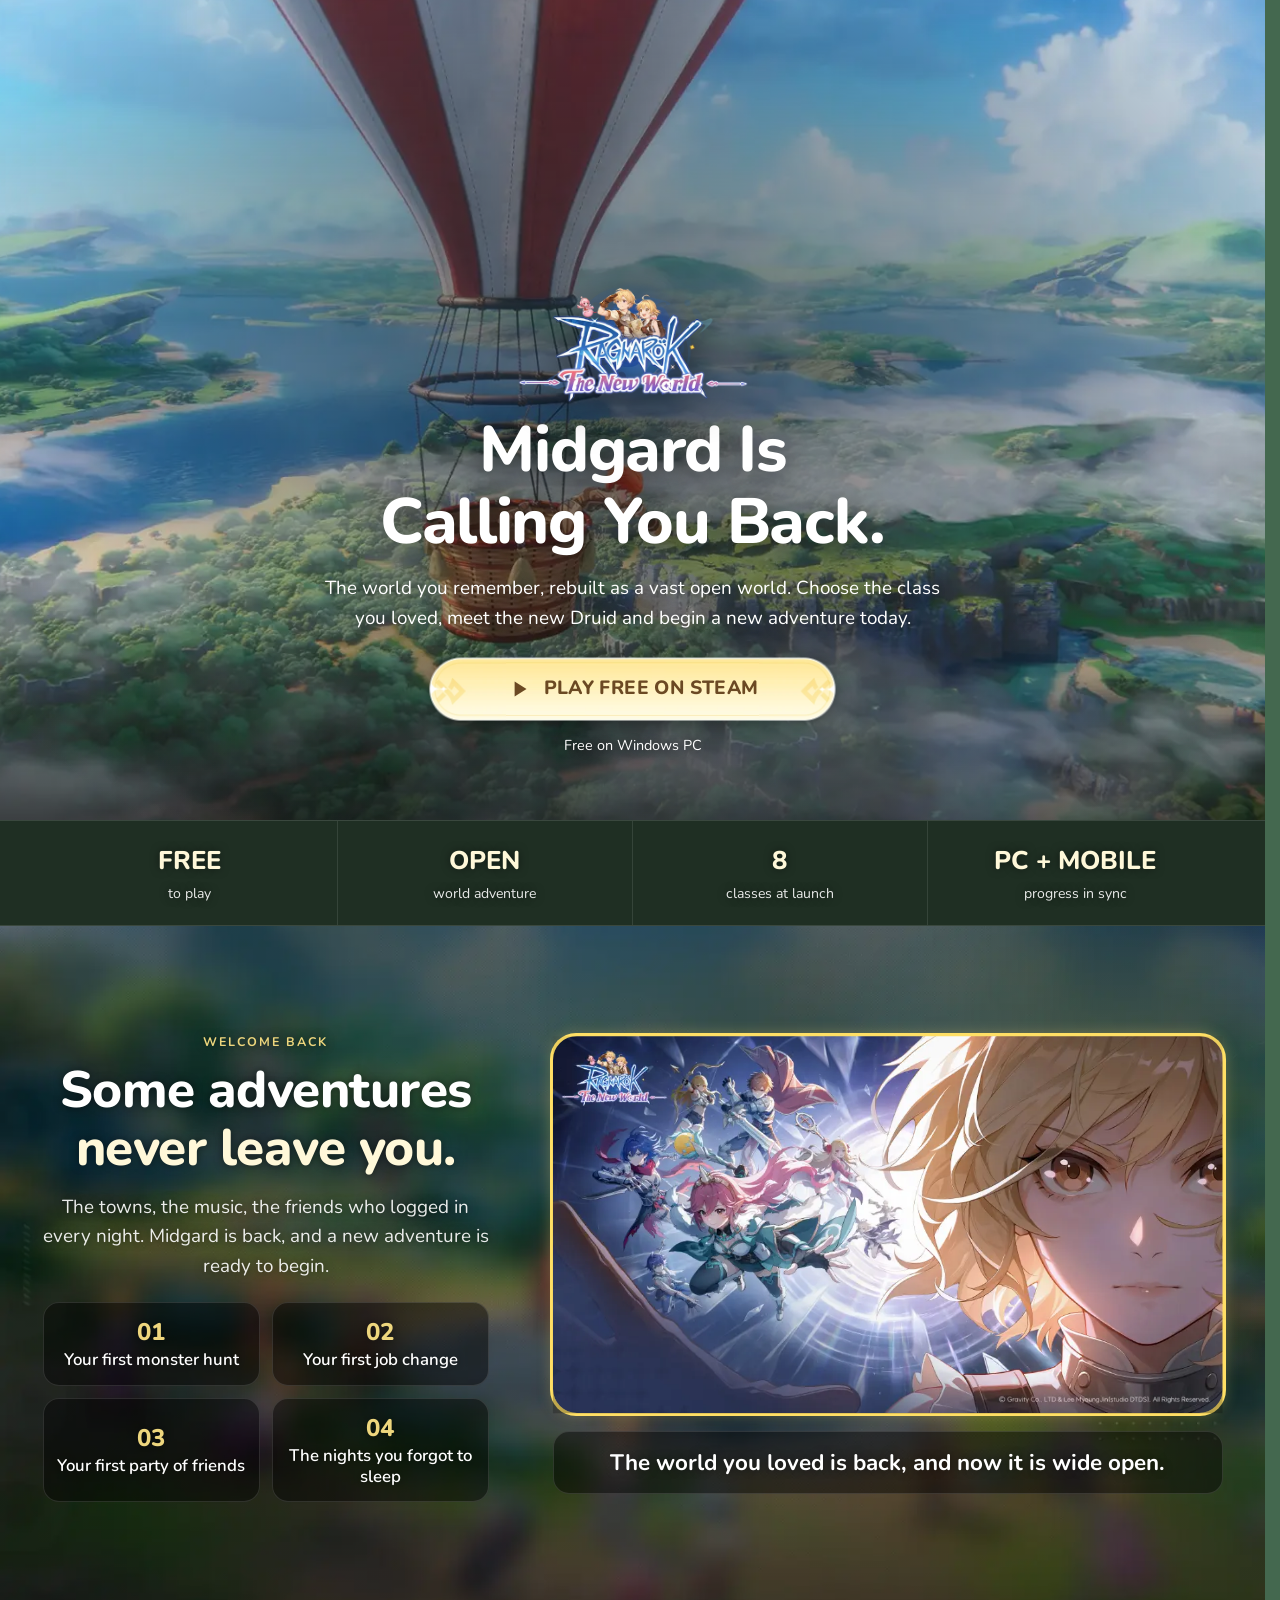
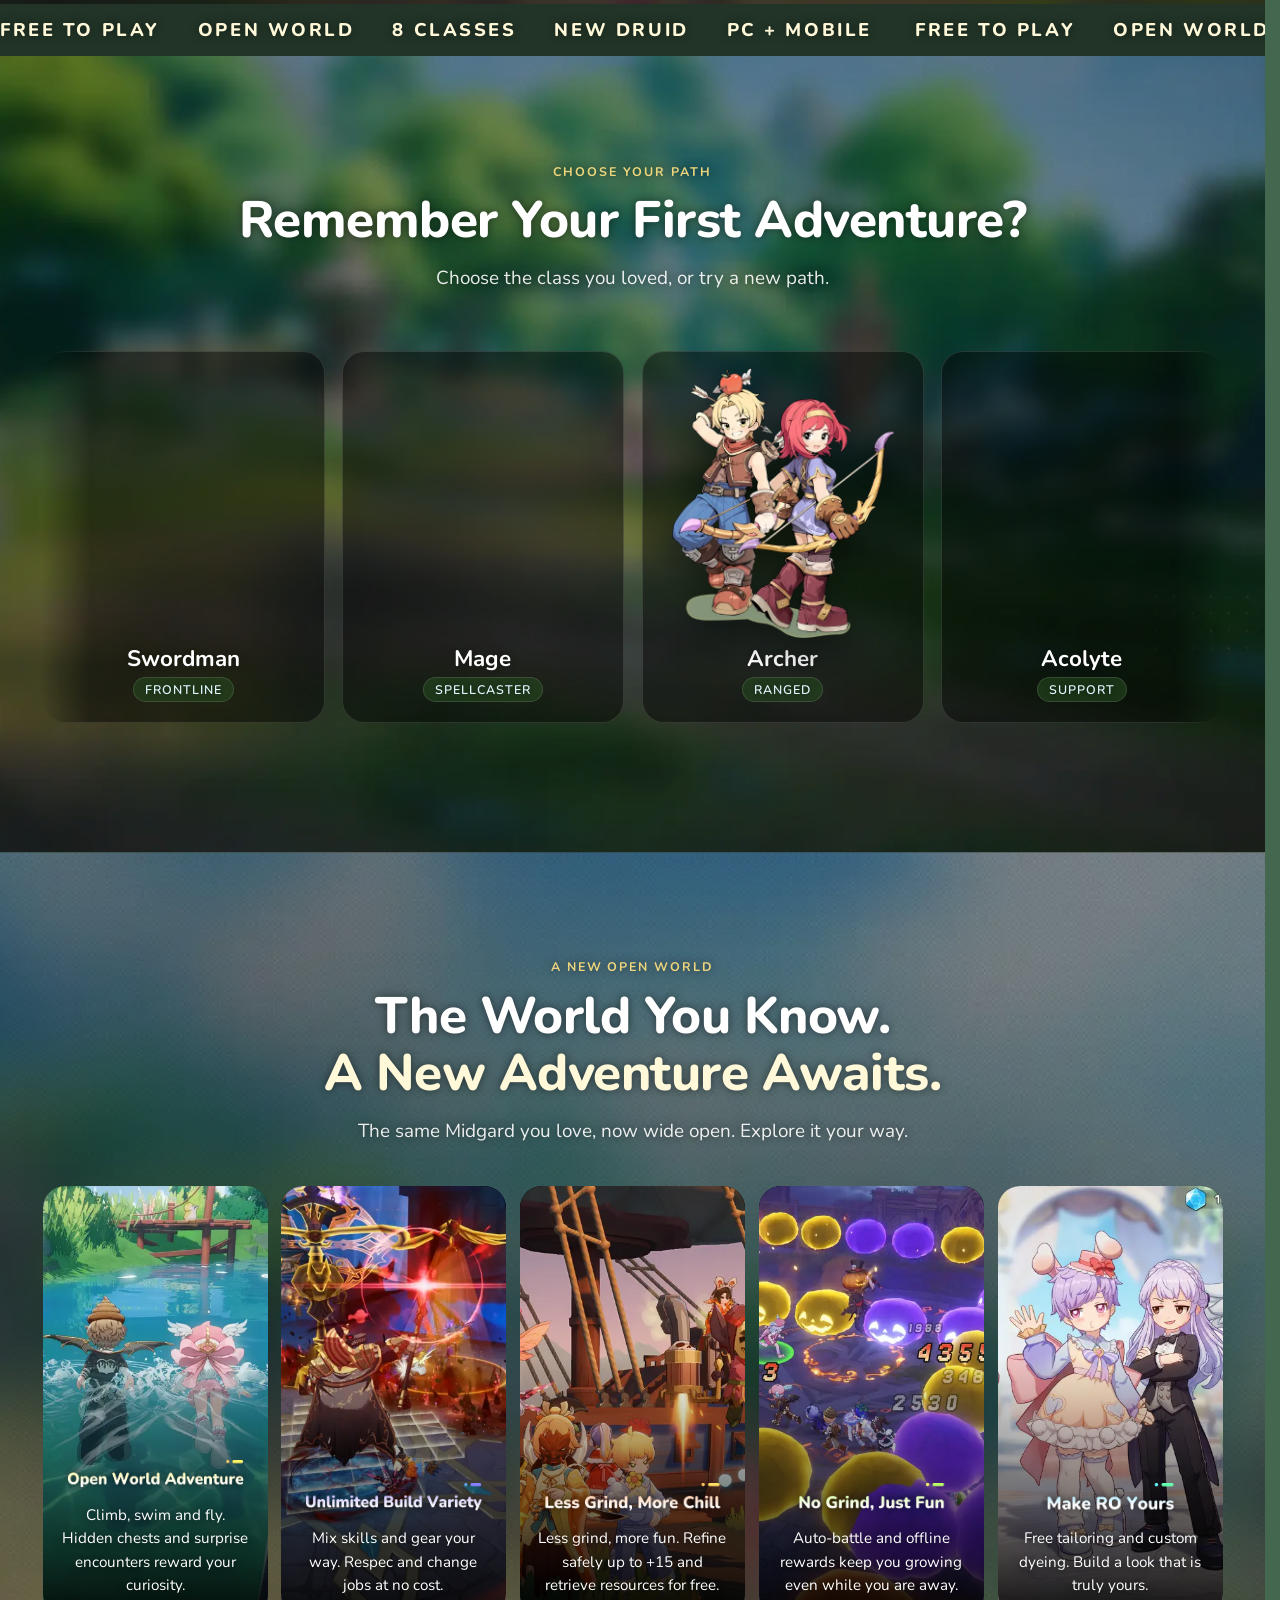
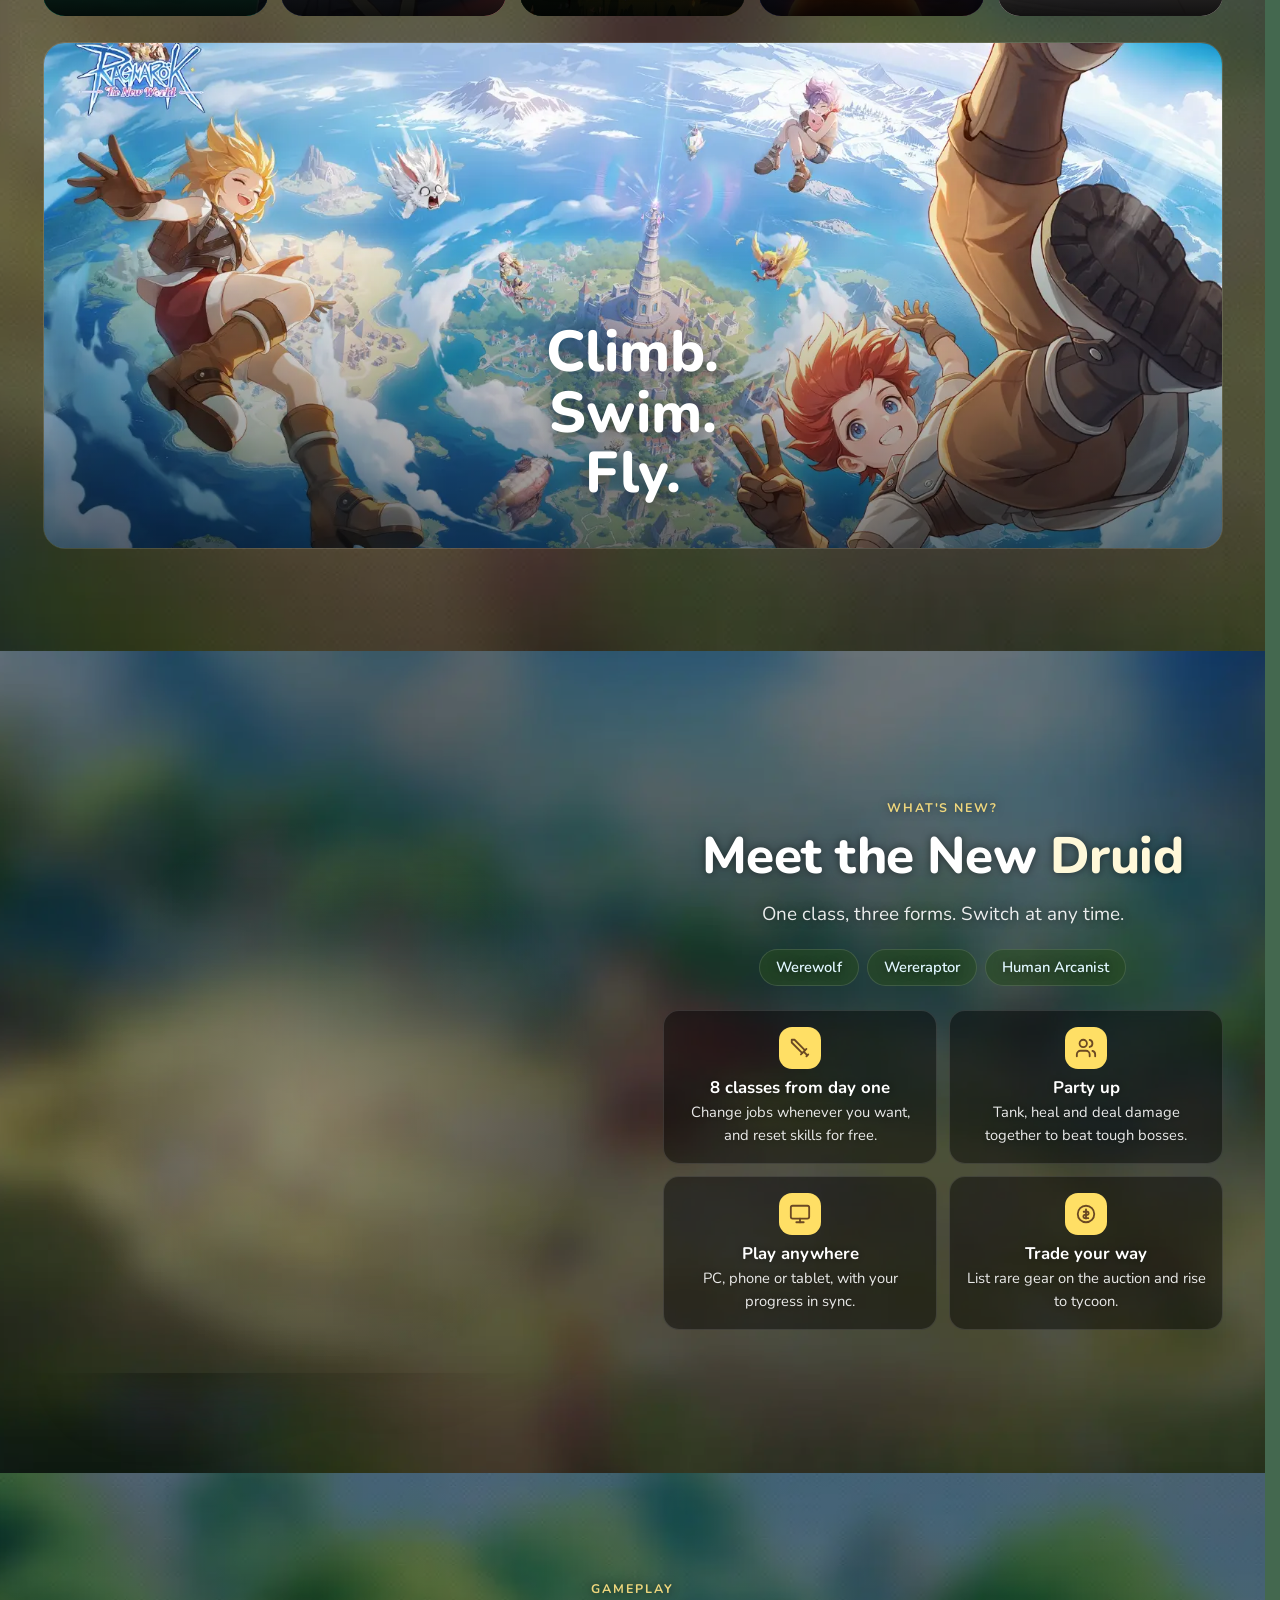
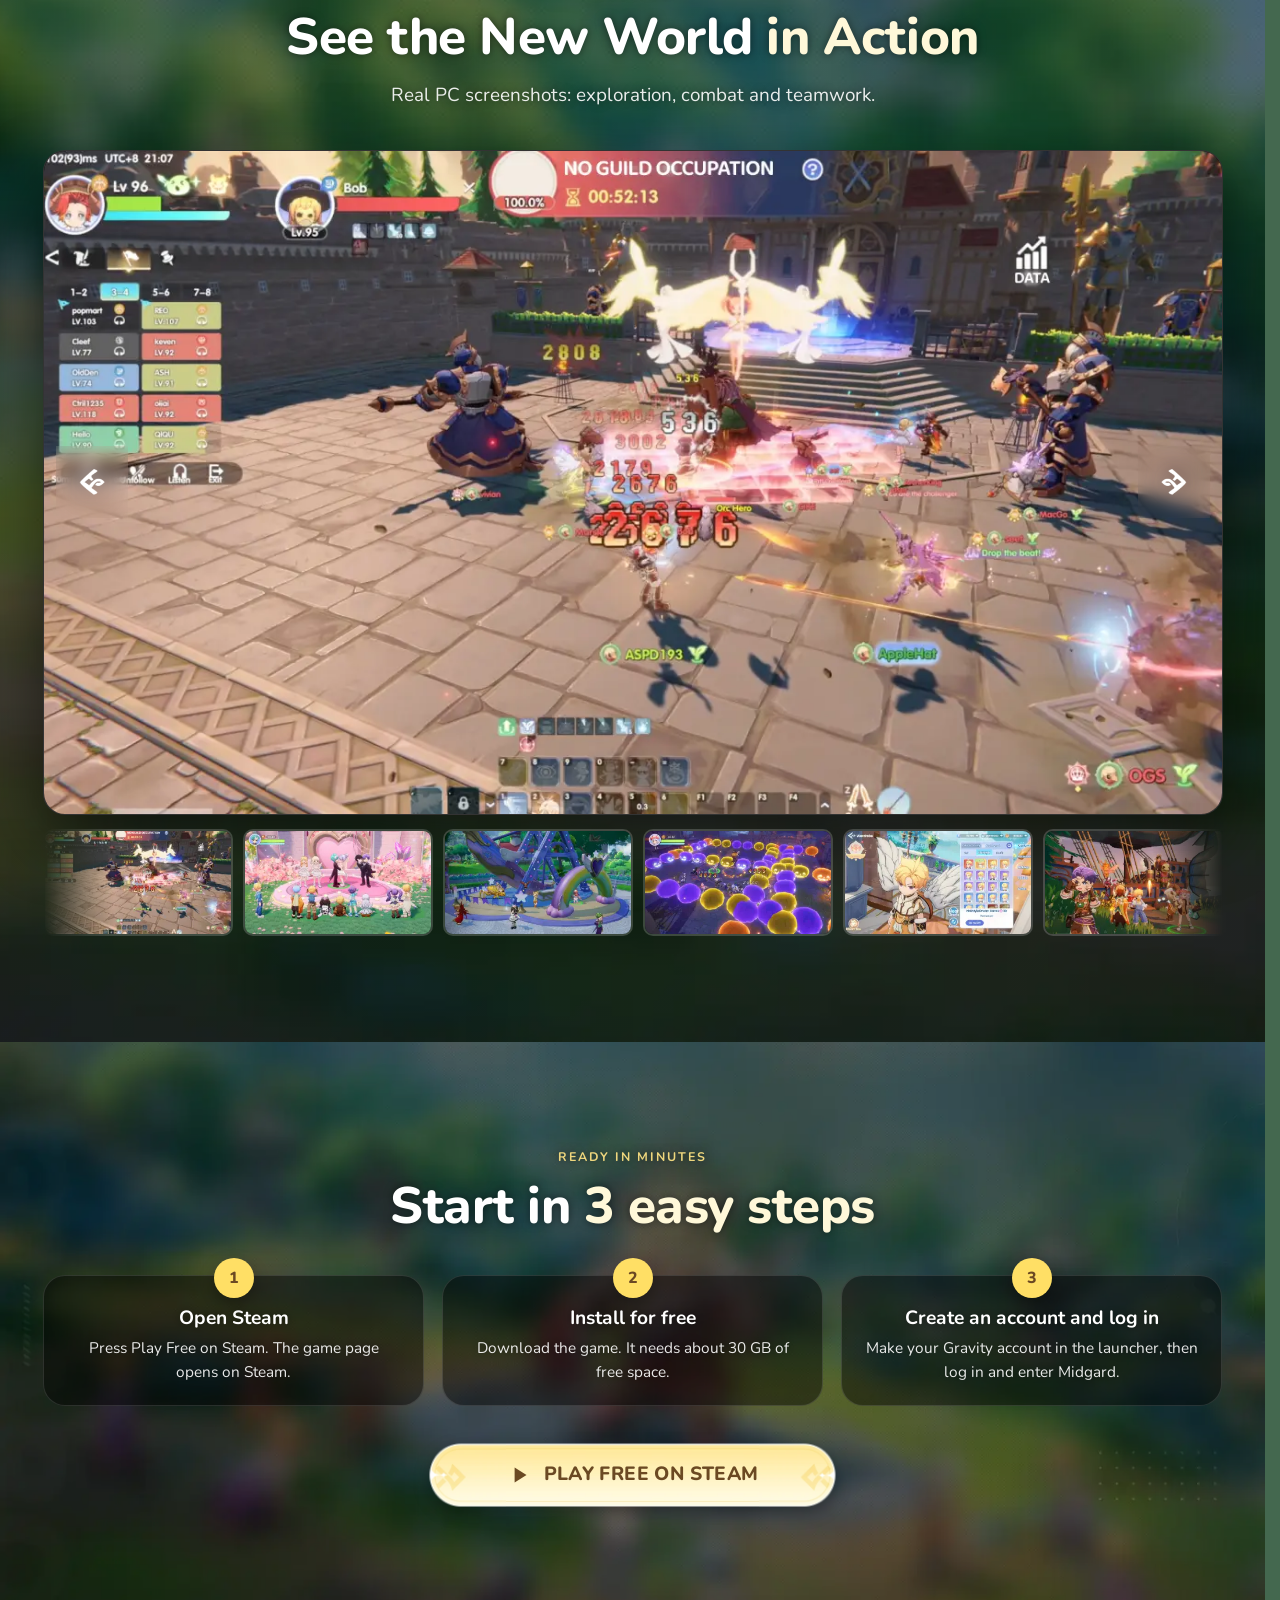
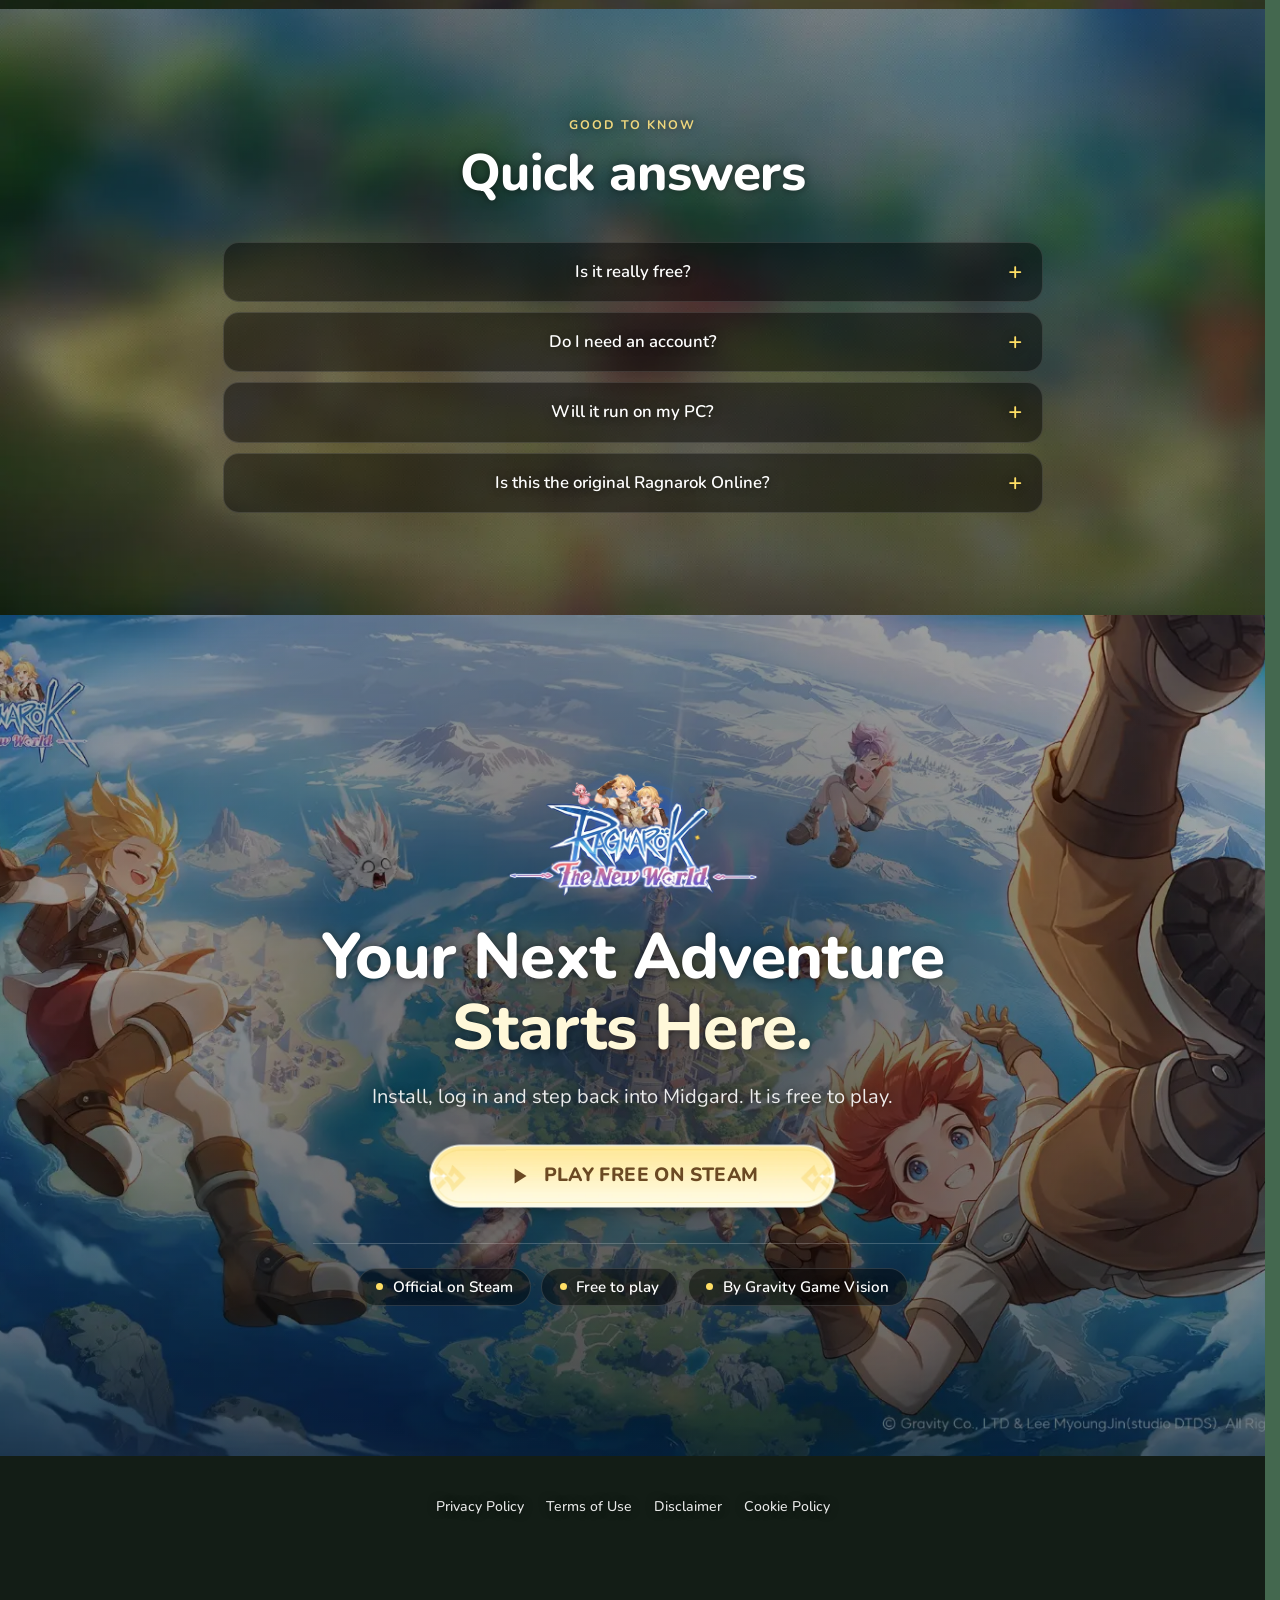
<file: index.html>
<!doctype html>
<html lang="en">
<head>
<meta charset="utf-8">
<meta name="viewport" content="width=device-width,initial-scale=1,viewport-fit=cover">
<title>Ragnarok: The New World | Play Free on Steam</title>
<meta name="description" content="Midgard is calling you back. The world you remember, rebuilt as a vast open world. Play Ragnarok: The New World free on PC / Steam.">
<meta name="robots" content="noindex,nofollow">
<meta property="og:type" content="website">
<meta property="og:title" content="Ragnarok: The New World | Play Free on Steam">
<meta property="og:description" content="Midgard is calling you back. The world you remember, rebuilt as a vast open world. Free to play on PC / Steam.">
<meta name="twitter:card" content="summary">
<meta name="theme-color" content="#44684f">
<meta name="color-scheme" content="dark">
<link rel="icon" type="image/webp" href="logo-small.webp">
<link rel="preconnect" href="https://fonts.googleapis.com">
<link rel="preconnect" href="https://fonts.gstatic.com" crossorigin>
<link rel="stylesheet" href="https://fonts.googleapis.com/css2?family=Kanit:wght@400;500;600;700;800&family=Nunito:wght@400;600;700;800&display=swap" media="print" onload="this.media='all'">
<noscript><link rel="stylesheet" href="https://fonts.googleapis.com/css2?family=Kanit:wght@400;500;600;700;800&family=Nunito:wght@400;600;700;800&display=swap"></noscript>
<link rel="preload" as="image" href="hero-bg.webp" media="(min-width:821px)">
<link rel="preload" as="image" href="hero-bg-m.webp" media="(max-width:820px)">
<script src="lang.js"></script>
<link rel="stylesheet" href="style.css">
<noscript><style>.rv{opacity:1!important;transform:none!important}.keyart img,.wide img{clip-path:none!important;transform:none!important}.wide .cap{opacity:1!important;transform:none!important}</style></noscript>
</head>
<body>
<a class="skip" href="#main" data-i18n="skip">Skip to main content</a>

<header class="top" id="top">
  <div class="wrap">
    <img class="logo" src="logo-small.webp" alt="Ragnarok: The New World" width="320" height="190">
    <a class="cta sm" href="https://store.steampowered.com/app/4212480/Ragnarok_The_New_World/" rel="noopener" data-cta="header"><span data-i18n="cta">PLAY FREE ON STEAM</span></a>
  </div>
</header>

<main id="main" tabindex="-1">
<!-- 01 HERO -->
<section class="hero" id="hero" aria-labelledby="hero-title">
  <video class="hero-video" id="heroVideo" muted loop playsinline preload="none" aria-hidden="true" tabindex="-1"></video>
  <div class="wrap hero-grid">
    <div>
      <img class="hero-logo" fetchpriority="high" decoding="async" src="logo.webp" alt="Ragnarok: The New World" width="520" height="282">
      <h1 id="hero-title"><span class="hl" data-i18n="h1">Midgard Is Calling You Back.</span></h1>
      <p class="sub" data-i18n="heroSub">The world you remember, rebuilt as a vast open world. Choose the class you loved, meet the new Druid and begin a new adventure today.</p>
      <a class="cta" href="https://store.steampowered.com/app/4212480/Ragnarok_The_New_World/" rel="noopener" data-cta="hero">
        <svg viewBox="0 0 24 24" fill="currentColor" aria-hidden="true"><path d="M8 5v14l11-7z"/></svg>
        <span data-i18n="cta">PLAY FREE ON STEAM</span>
      </a>
      <p class="cta-note" data-i18n="ctaNote">Free on Windows PC</p>
      <p class="phone-note" aria-live="polite"><span data-i18n="phoneNote">This is a Windows PC game. On your phone?</span> <button type="button" class="linkbtn" id="sendPc" data-i18n="copyLink">Send the link to my PC</button><span class="copied" role="status"></span></p>
    </div>
  </div>
</section>

<!-- TRUST STRIP -->
<div class="strip">
  <div class="wrap rv">
    <div class="fact"><b data-i18n="s1">FREE</b><span data-i18n="s1d">to play</span></div>
    <div class="fact"><b data-i18n="s2">OPEN</b><span data-i18n="s2d">world adventure</span></div>
    <div class="fact"><b data-i18n="s3">8</b><span data-i18n="s3d">classes at launch</span></div>
    <div class="fact"><b data-i18n="s4">PC + MOBILE</b><span data-i18n="s4d">progress in sync</span></div>
  </div>
</div>

<!-- 02 MEMORY LANE (nostalgia) -->
<section class="memory" id="memory" aria-labelledby="memory-title">
  <div class="wrap memory-grid">
    <div class="rv">
      <span class="eyebrow" data-i18n="mEye">Welcome back</span>
      <h2 id="memory-title"><span data-i18n="mTitle">Some adventures <span class="hl">never leave you.</span></span></h2>
      <p class="sub" data-i18n="mSub" style="margin-top:1rem">The towns, the music, the friends who logged in every night. Midgard is back, and a new adventure is ready to begin.</p>
      <ul class="memories">
        <li><b>01</b><span data-i18n="m1">Your first monster hunt</span></li>
        <li><b>02</b><span data-i18n="m2">Your first job change</span></li>
        <li><b>03</b><span data-i18n="m3">Your first party of friends</span></li>
        <li><b>04</b><span data-i18n="m4">The nights you forgot to sleep</span></li>
      </ul>
    </div>
    <div class="memory-right">
      <figure class="keyart rv">
        <img data-parallax decoding="async" data-src="wall3.webp" alt="" width="1000" height="563">
      </figure>
      <p class="bridge rv" data-i18n="mBridge">The world you loved is back, and now it is wide open.</p>
    </div>
  </div>
</section>

<div class="ribbon-wrap" aria-hidden="true"><div class="ribbon">
  <div class="ribbon-track">
    <span data-i18n="ribbon">FREE TO PLAY     OPEN WORLD     8 CLASSES     NEW DRUID     PC + MOBILE     </span>
    <span data-i18n="ribbon">FREE TO PLAY     OPEN WORLD     8 CLASSES     NEW DRUID     PC + MOBILE     </span>
    <span data-i18n="ribbon">FREE TO PLAY     OPEN WORLD     8 CLASSES     NEW DRUID     PC + MOBILE     </span>
    <span data-i18n="ribbon">FREE TO PLAY     OPEN WORLD     8 CLASSES     NEW DRUID     PC + MOBILE     </span>
  </div>
</div></div>

<!-- 03 CLASSES CAROUSEL -->
<section class="classes" id="classes" aria-labelledby="classes-title">
  <div class="wrap">
    <div class="head rv">
      <span class="eyebrow" data-i18n="clsEye">Choose your path</span>
      <h2 id="classes-title"><span data-i18n="clsTitle">Remember Your First Adventure?</span></h2>
      <p class="sub" data-i18n="clsSub">Choose the class you loved, or try a new path.</p>
    </div>
    <div class="car rv" id="classCar" role="region" aria-roledescription="carousel" data-i18n-label="clsAria" aria-label="Classes">
      <div class="track">
        <article class="slide"><div class="ccard"><div class="art"><img decoding="async" data-src="class-swordman.webp" alt="" width="629" height="560"></div><h3 data-i18n="c_sword">Swordman</h3><span class="tag" data-i18n="t_sword">Frontline</span></div></article>
        <article class="slide"><div class="ccard"><div class="art"><img decoding="async" data-src="class-mage.webp" alt="" width="571" height="560"></div><h3 data-i18n="c_mage">Mage</h3><span class="tag" data-i18n="t_mage">Spellcaster</span></div></article>
        <article class="slide"><div class="ccard"><div class="art"><img decoding="async" data-src="class-archer.webp" alt="" width="460" height="560"></div><h3 data-i18n="c_archer">Archer</h3><span class="tag" data-i18n="t_archer">Ranged</span></div></article>
        <article class="slide"><div class="ccard"><div class="art"><img decoding="async" data-src="class-acolyte.webp" alt="" width="530" height="560"></div><h3 data-i18n="c_aco">Acolyte</h3><span class="tag" data-i18n="t_aco">Support</span></div></article>
        <article class="slide"><div class="ccard"><div class="art"><img decoding="async" data-src="class-thief.webp" alt="" width="464" height="560"></div><h3 data-i18n="c_thief">Thief</h3><span class="tag" data-i18n="t_thief">Agile</span></div></article>
        <article class="slide"><div class="ccard"><div class="art"><img decoding="async" data-src="class-merchant.webp" alt="" width="538" height="560"></div><h3 data-i18n="c_mer">Merchant</h3><span class="tag" data-i18n="t_mer">Trader</span></div></article>
        <article class="slide"><div class="ccard"><div class="art"><img decoding="async" data-src="class-gunslinger.webp" alt="" width="538" height="560"></div><h3 data-i18n="c_gun">Gunslinger</h3><span class="tag" data-i18n="t_gun">Gunfire</span></div></article>
        <article class="slide"><div class="ccard"><div class="art"><img decoding="async" data-src="class-druid.webp" alt="" width="579" height="640"></div><h3 data-i18n="c_dru">Druid</h3><span class="tag new" data-i18n="t_dru">New: Shapeshifter</span></div></article>
      </div>
</div>
    </div>
  </div>
</section>

<!-- 03 DISCOVER THE NEW WORLD -->
<section class="world" id="world" aria-labelledby="world-title">
  <div class="wrap">
    <div class="head rv">
      <span class="eyebrow" data-i18n="wEye">A new open world</span>
      <h2 id="world-title"><span data-i18n="wTitle">The World You Know.<br><span class="hl">A New Adventure Awaits.</span></span></h2>
      <p class="sub" data-i18n="wSub">The same Midgard you love, now wide open. Explore it your way.</p>
    </div>
    <div class="world-grid rv">
      <div class="wcard" data-bg="shot-09.webp"><div class="txt"><h3 class="sr-only" data-i18n="wt1">Open World Adventure</h3><img class="ttl" data-img-en="world-title-1-en.webp" data-img-th="world-title-1-th.webp" alt="" aria-hidden="true" width="1737" height="305"><p data-i18n="w1">Climb, swim and fly. Hidden chests and surprise encounters reward your curiosity.</p></div></div>
      <div class="wcard" data-bg="shot-10.webp"><div class="txt"><h3 class="sr-only" data-i18n="wt2">Unlimited Build Variety</h3><img class="ttl" data-img-en="world-title-2-en.webp" data-img-th="world-title-2-th.webp" alt="" aria-hidden="true" width="1738" height="304"><p data-i18n="w2">Mix skills and gear your way. Respec and change jobs at no cost.</p></div></div>
      <div class="wcard" data-bg="shot-06.webp"><div class="txt"><h3 class="sr-only" data-i18n="wt3">Less Grind, More Chill</h3><img class="ttl" data-img-en="world-title-3-en.webp" data-img-th="world-title-3-th.webp" alt="" aria-hidden="true" width="1637" height="295"><p data-i18n="w3">Less grind, more fun. Refine safely up to +15 and retrieve resources for free.</p></div></div>
      <div class="wcard" data-bg="shot-04.webp"><div class="txt"><h3 class="sr-only" data-i18n="wt4">No Grind, Just Fun</h3><img class="ttl" data-img-en="world-title-4-en.webp" data-img-th="world-title-4-th.webp" alt="" aria-hidden="true" width="1375" height="295"><p data-i18n="w4">Auto-battle and offline rewards keep you growing even while you are away.</p></div></div>
      <div class="wcard" data-bg="shot-07.webp"><div class="txt"><h3 class="sr-only" data-i18n="wt5">Make RO Yours</h3><img class="ttl" data-img-en="world-title-5-en.webp" data-img-th="world-title-5-th.webp" alt="" aria-hidden="true" width="1175" height="282"><p data-i18n="w5">Free tailoring and custom dyeing. Build a look that is truly yours.</p></div></div>
    </div>
    <div class="wide rv"><img data-parallax decoding="async" data-src="wall1.webp" alt="" width="1600" height="900"><div class="cap" data-i18n="cap">Climb.<br>Swim.<br>Fly.</div></div>
  </div>
</section>

<!-- 04 WHAT'S NEW -->
<section class="new-sec" id="new" aria-labelledby="new-title">
  <div class="wrap split">
    <div class="art rv druid-frame"><img decoding="async" data-src="class-druid.webp" alt="Druid" width="579" height="640"></div>
    <div class="rv">
      <span class="eyebrow" data-i18n="nEye">What's new?</span>
      <h2 id="new-title"><span data-i18n="nTitle">Meet the New <span class="hl">Druid</span></span></h2>
      <p class="sub" data-i18n="nSub" style="margin-top:.9rem">One class, three forms. Switch at any time.</p>
      <div class="forms"><span data-i18n="form1">Werewolf</span><span data-i18n="form2">Wereraptor</span><span data-i18n="form3">Human Arcanist</span></div>
      <div class="feat-list">
        <div class="feat"><div class="ic"><svg viewBox="0 0 24 24" fill="none" stroke="currentColor" stroke-width="2" stroke-linecap="round" stroke-linejoin="round" aria-hidden="true"><path d="M14.5 17.5 3 6V3h3l11.5 11.5"/><path d="M13 19l6-6"/><path d="M16 16l4 4"/><path d="M19 21l2-2"/></svg></div><h3 data-i18n="f2">8 classes from day one</h3><p data-i18n="f2d">Change jobs whenever you want, and reset skills for free.</p></div>
        <div class="feat"><div class="ic"><svg viewBox="0 0 24 24" fill="none" stroke="currentColor" stroke-width="2" stroke-linecap="round" stroke-linejoin="round" aria-hidden="true"><path d="M16 21v-2a4 4 0 0 0-4-4H6a4 4 0 0 0-4 4v2"/><circle cx="9" cy="7" r="4"/><path d="M22 21v-2a4 4 0 0 0-3-3.87"/><path d="M16 3.13a4 4 0 0 1 0 7.75"/></svg></div><h3 data-i18n="f3">Party up</h3><p data-i18n="f3d">Tank, heal and deal damage together to beat tough bosses.</p></div>
        <div class="feat"><div class="ic"><svg viewBox="0 0 24 24" fill="none" stroke="currentColor" stroke-width="2" stroke-linecap="round" stroke-linejoin="round" aria-hidden="true"><rect width="20" height="14" x="2" y="3" rx="2"/><path d="M8 21h8"/><path d="M12 17v4"/></svg></div><h3 data-i18n="f4">Play anywhere</h3><p data-i18n="f4d">PC, phone or tablet, with your progress in sync.</p></div>
        <div class="feat"><div class="ic"><svg viewBox="0 0 24 24" fill="none" stroke="currentColor" stroke-width="2" stroke-linecap="round" stroke-linejoin="round" aria-hidden="true"><circle cx="12" cy="12" r="9"/><path d="M12 7v10"/><path d="M9.5 9.5h4a1.8 1.8 0 0 1 0 3.5h-3a1.8 1.8 0 0 0 0 3.5h4"/></svg></div><h3 data-i18n="f5">Trade your way</h3><p data-i18n="f5d">List rare gear on the auction and rise to tycoon.</p></div>
      </div>
    </div>
  </div>
</section>

<!-- 05 GAMEPLAY -->
<section class="play" id="play" aria-labelledby="play-title">
  <div class="wrap">
    <div class="head rv">
      <span class="eyebrow" data-i18n="pEye">Gameplay</span>
      <h2 id="play-title"><span data-i18n="pTitle">See the New World <span class="hl">in Action</span></span></h2>
      <p class="sub" data-i18n="pSub">Real PC screenshots: exploration, combat and teamwork.</p>
    </div>
    <div class="stage rv" id="stage" role="region" aria-roledescription="carousel" data-i18n-label="gameAria" aria-label="Gameplay screenshots">
      <div class="shots" id="shots">
        <img decoding="async" data-src="shot-01.webp" alt="" width="1280" height="720">
        <img decoding="async" data-src="shot-02.webp" alt="" width="1280" height="720">
        <img decoding="async" data-src="shot-03.webp" alt="" width="1280" height="720">
        <img decoding="async" data-src="shot-04.webp" alt="" width="1280" height="720">
        <img decoding="async" data-src="shot-05.webp" alt="" width="1280" height="720">
        <img decoding="async" data-src="shot-06.webp" alt="" width="1280" height="720">
        <img decoding="async" data-src="shot-07.webp" alt="" width="1280" height="720">
        <img decoding="async" data-src="shot-08.webp" alt="" width="1280" height="720">
        <img decoding="async" data-src="shot-09.webp" alt="" width="1280" height="720">
        <img decoding="async" data-src="shot-10.webp" alt="" width="1280" height="720">
      </div>
      <button class="arrow prev" type="button" data-dir="-1" data-i18n-label="prev" aria-label="Previous"><span aria-hidden="true">‹</span></button>
      <button class="arrow next" type="button" data-dir="1" data-i18n-label="next" aria-label="Next"><span aria-hidden="true">›</span></button>
    </div>
    <div class="thumbs" id="thumbs"></div>
  </div>
</section>

<!-- 06 STEPS -->
<section class="steps" id="steps" aria-labelledby="steps-title">
  <div class="wrap">
    <div class="head rv">
      <span class="eyebrow" data-i18n="stEye">Ready in minutes</span>
      <h2 id="steps-title"><span data-i18n="stTitle">Start in <span class="hl">3 easy steps</span></span></h2>
    </div>
    <div class="steps-grid rv">
      <div class="step"><h3 data-i18n="st1">Open Steam</h3><p data-i18n="st1d">Press Play Free on Steam. The game page opens on Steam.</p></div>
      <div class="step"><h3 data-i18n="st2">Install for free</h3><p data-i18n="st2d">Download the game. It needs about 30 GB of free space.</p></div>
      <div class="step"><h3 data-i18n="st3">Create an account and log in</h3><p data-i18n="st3d">Make your Gravity account in the launcher, then log in and enter Midgard.</p></div>
    </div>
    <div class="cta-row rv">
      <a class="cta" href="https://store.steampowered.com/app/4212480/Ragnarok_The_New_World/" rel="noopener" data-cta="steps"><svg viewBox="0 0 24 24" fill="currentColor" aria-hidden="true"><path d="M8 5v14l11-7z"/></svg><span data-i18n="cta">PLAY FREE ON STEAM</span></a>
    </div>
  </div>
</section>

<!-- 07 FAQ -->
<section class="faq" id="faq" aria-labelledby="faq-title">
  <div class="wrap">
    <div class="head rv">
      <span class="eyebrow" data-i18n="qEye">Good to know</span>
      <h2 id="faq-title"><span data-i18n="qTitle">Quick answers</span></h2>
    </div>
    <div class="faq-list rv">
      <details><summary data-i18n="q1">Is it really free?</summary><p data-i18n="a1">Yes. Ragnarok: The New World is free to play on Steam. It includes optional in-app purchases.</p></details>
      <details><summary data-i18n="q2">Do I need an account?</summary><p data-i18n="a2">Yes. A Gravity account is required and you create it in the game launcher the first time you start.</p></details>
      <details><summary data-i18n="q3">Will it run on my PC?</summary><p data-i18n="a3">Steam lists 12 GB of RAM as the minimum and 16 GB as recommended, plus 30 GB of free disk space and a broadband connection.</p></details>
      <details><summary data-i18n="q4">Is this the original Ragnarok Online?</summary><p data-i18n="a4">No. It is a new game with a familiar world and classes, rebuilt as an open world. It is not the 2002 client.</p></details>
    </div>
  </div>
</section>

<!-- 08 FINAL CTA -->
<section class="final" id="final" aria-labelledby="final-title">
  <div class="wrap rv">
    <img class="final-logo" src="logo.webp" alt="" loading="lazy" width="520" height="282">
    <h2 id="final-title"><span data-i18n="fTitle">Your Next Adventure <span class="hl">Starts Here.</span></span></h2>
    <p class="sub" data-i18n="fSub">Install, log in and step back into Midgard. It is free to play.</p>
    <a class="cta" href="https://store.steampowered.com/app/4212480/Ragnarok_The_New_World/" rel="noopener" data-cta="final">
      <svg viewBox="0 0 24 24" fill="currentColor" aria-hidden="true"><path d="M8 5v14l11-7z"/></svg>
      <span data-i18n="cta">PLAY FREE ON STEAM</span>
    </a>
    <ul class="trust" aria-label="Game details">
      <li data-i18n="t1">Official on Steam</li>
      <li data-i18n="t2">Free to play</li>
      <li data-i18n="t3">By Gravity Game Vision</li>
    </ul>
  </div>
</section>
</main>

<footer>
  <div class="wrap">
    <nav class="flinks" data-i18n-label="legalNav" aria-label="Legal">
      <a href="privacy.html" data-i18n="fl1">Privacy Policy</a>
      <a href="terms.html" data-i18n="fl2">Terms of Use</a>
      <a href="disclaimer.html" data-i18n="fl3">Disclaimer</a>
      <a href="cookies.html" data-i18n="fl4">Cookie Policy</a>
    </nav>
  </div>
</footer>

<div class="sticky" id="sticky">
  <a class="cta" href="https://store.steampowered.com/app/4212480/Ragnarok_The_New_World/" rel="noopener" data-cta="sticky"><svg viewBox="0 0 24 24" fill="currentColor" aria-hidden="true"><path d="M8 5v14l11-7z"/></svg><span data-i18n="cta">PLAY FREE ON STEAM</span></a>
</div>

<script src="script.js" defer></script>
</body>
</html>
</file>
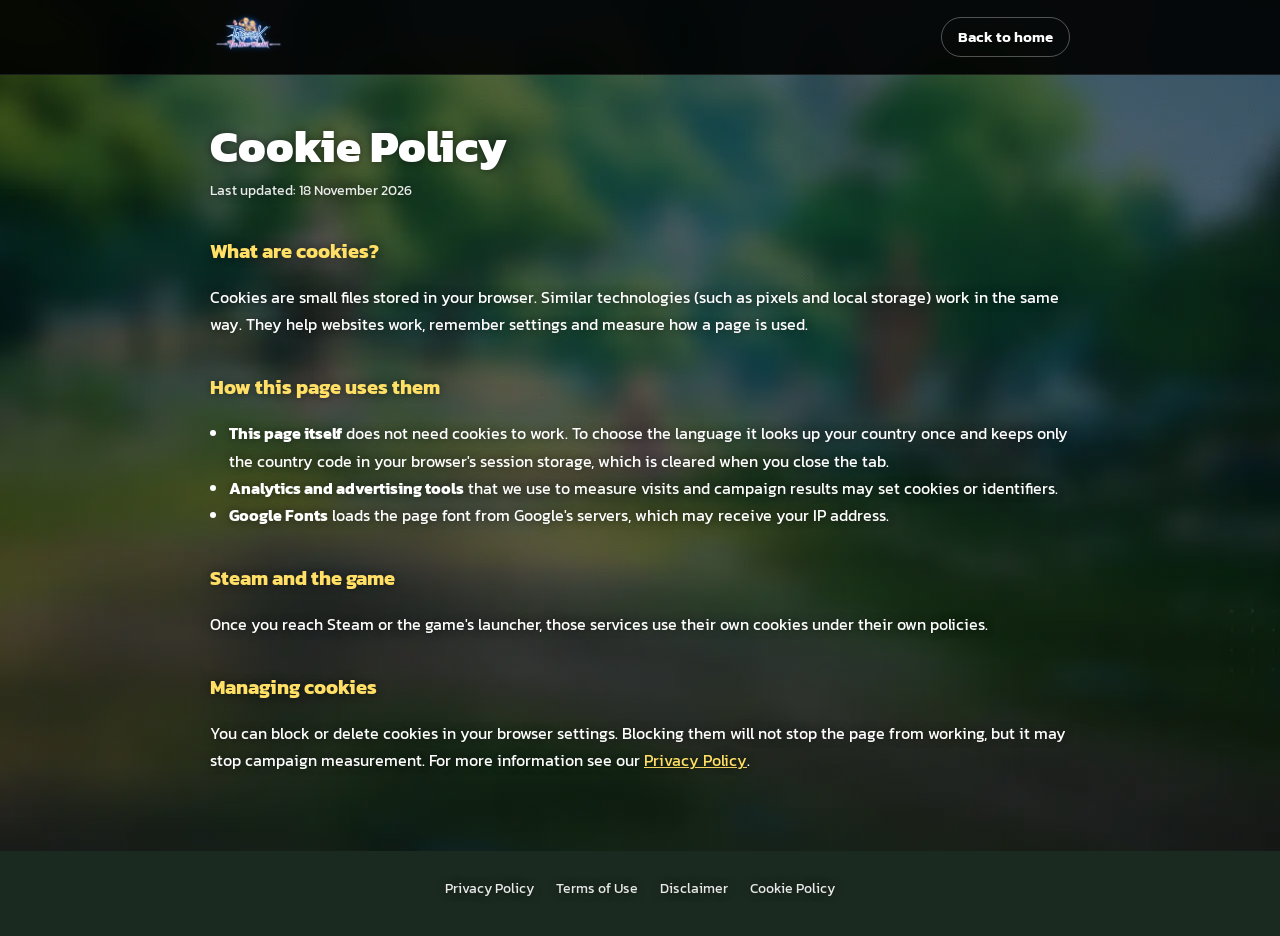
<file: cookies.html>
<!doctype html>
<html lang="en">
<head>
<meta charset="utf-8">
<meta name="viewport" content="width=device-width,initial-scale=1">
<title data-en="Cookie Policy | Ragnarok: The New World" data-th="นโยบายคุกกี้ | Ragnarok: The New World">Cookie Policy | Ragnarok: The New World</title>
<meta name="robots" content="noindex,follow">
<link href="https://fonts.googleapis.com/css2?family=Kanit:wght@400;600;800&display=swap" rel="stylesheet">
<link rel="stylesheet" href="legal.css">
<script src="lang.js"></script>
</head>
<body>
<div class="bar"><div class="in"><a href="index.html" data-keep><img src="logo-small.webp" alt="Ragnarok: The New World" width="320" height="190"></a><a class="back" href="index.html" data-keep><span class="en">Back to home</span><span class="th">กลับหน้าแรก</span></a></div></div>

<main class="doc en">
<h1>Cookie Policy</h1>
<p class="upd">Last updated: 18 November 2026</p>

<h2>What are cookies?</h2>
<p>Cookies are small files stored in your browser. Similar technologies (such as pixels and local storage) work in the same way. They help websites work, remember settings and measure how a page is used.</p>

<h2>How this page uses them</h2>
<ul>
<li><b>This page itself</b> does not need cookies to work. To choose the language it looks up your country once and keeps only the country code in your browser's session storage, which is cleared when you close the tab.</li>
<li><b>Analytics and advertising tools</b> that we use to measure visits and campaign results may set cookies or identifiers.</li>
<li><b>Google Fonts</b> loads the page font from Google's servers, which may receive your IP address.</li>
</ul>

<h2>Steam and the game</h2>
<p>Once you reach Steam or the game's launcher, those services use their own cookies under their own policies.</p>

<h2>Managing cookies</h2>
<p>You can block or delete cookies in your browser settings. Blocking them will not stop the page from working, but it may stop campaign measurement. For more information see our <a href="privacy.html" data-keep>Privacy Policy</a>.</p>
</main>

<main class="doc th">
<h1>นโยบายคุกกี้</h1>
<p class="upd">อัปเดตล่าสุด: 18 พฤศจิกายน 2569</p>

<h2>คุกกี้คืออะไร</h2>
<p>คุกกี้คือไฟล์ขนาดเล็กที่เก็บไว้ในเบราว์เซอร์ของคุณ เทคโนโลยีใกล้เคียง (เช่น พิกเซลและ local storage) ทำงานในลักษณะเดียวกัน ช่วยให้เว็บไซต์ทำงานได้ จดจำการตั้งค่า และวัดการใช้งานหน้าเว็บ</p>

<h2>หน้านี้ใช้คุกกี้อย่างไร</h2>
<ul>
<li><b>ตัวหน้าเว็บเอง</b> ไม่จำเป็นต้องใช้คุกกี้ในการทำงาน เพื่อเลือกภาษา หน้านี้ตรวจสอบประเทศของคุณหนึ่งครั้ง และเก็บเฉพาะรหัสประเทศไว้ใน session storage ของเบราว์เซอร์ ซึ่งจะถูกล้างเมื่อคุณปิดแท็บ</li>
<li><b>เครื่องมือวิเคราะห์และโฆษณา</b> ที่เราใช้วัดการเข้าชมและผลแคมเปญ อาจตั้งคุกกี้หรือรหัสอ้างอิง</li>
<li><b>Google Fonts</b> โหลดฟอนต์ของหน้าจากเซิร์ฟเวอร์ของ Google ซึ่งอาจได้รับที่อยู่ IP ของคุณ</li>
</ul>

<h2>Steam และตัวเกม</h2>
<p>เมื่อคุณถึง Steam หรือตัวเปิดเกม บริการเหล่านั้นใช้คุกกี้ของตนเองตามนโยบายของตนเอง</p>

<h2>การจัดการคุกกี้</h2>
<p>คุณสามารถบล็อกหรือลบคุกกี้ได้ในการตั้งค่าเบราว์เซอร์ การบล็อกจะไม่ทำให้หน้านี้ใช้งานไม่ได้ แต่อาจทำให้การวัดผลแคมเปญหยุดลง ดูข้อมูลเพิ่มเติมได้ที่<a href="privacy.html" data-keep>นโยบายความเป็นส่วนตัว</a></p>
</main>

<div class="foot"><div class="in">
<nav><a href="privacy.html" data-keep><span class="en">Privacy Policy</span><span class="th">นโยบายความเป็นส่วนตัว</span></a><a href="terms.html" data-keep><span class="en">Terms of Use</span><span class="th">ข้อกำหนดการใช้งาน</span></a><a href="disclaimer.html" data-keep><span class="en">Disclaimer</span><span class="th">ข้อจำกัดความรับผิดชอบ</span></a><a href="cookies.html" data-keep><span class="en">Cookie Policy</span><span class="th">นโยบายคุกกี้</span></a></nav>
</div></div>
</body>
</html>
</file>
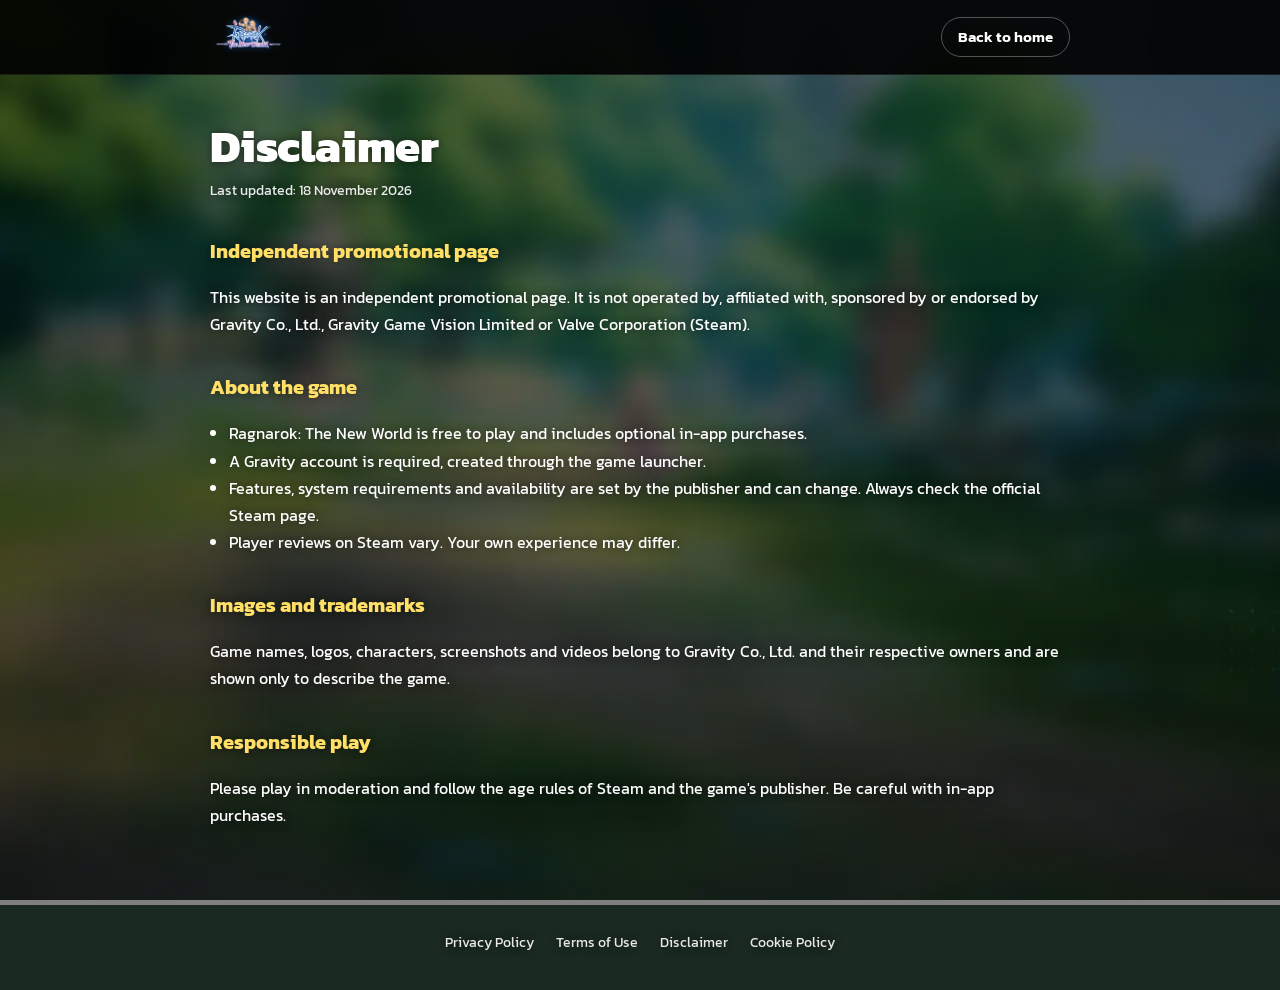
<file: disclaimer.html>
<!doctype html>
<html lang="en">
<head>
<meta charset="utf-8">
<meta name="viewport" content="width=device-width,initial-scale=1">
<title data-en="Disclaimer | Ragnarok: The New World" data-th="ข้อจำกัดความรับผิดชอบ | Ragnarok: The New World">Disclaimer | Ragnarok: The New World</title>
<meta name="robots" content="noindex,follow">
<link href="https://fonts.googleapis.com/css2?family=Kanit:wght@400;600;800&display=swap" rel="stylesheet">
<link rel="stylesheet" href="legal.css">
<script src="lang.js"></script>
</head>
<body>
<div class="bar"><div class="in"><a href="index.html" data-keep><img src="logo-small.webp" alt="Ragnarok: The New World" width="320" height="190"></a><a class="back" href="index.html" data-keep><span class="en">Back to home</span><span class="th">กลับหน้าแรก</span></a></div></div>

<main class="doc en">
<h1>Disclaimer</h1>
<p class="upd">Last updated: 18 November 2026</p>

<h2>Independent promotional page</h2>
<p>This website is an independent promotional page. It is not operated by, affiliated with, sponsored by or endorsed by Gravity Co., Ltd., Gravity Game Vision Limited or Valve Corporation (Steam).</p>

<h2>About the game</h2>
<ul>
<li>Ragnarok: The New World is free to play and includes optional in-app purchases.</li>
<li>A Gravity account is required, created through the game launcher.</li>
<li>Features, system requirements and availability are set by the publisher and can change. Always check the official Steam page.</li>
<li>Player reviews on Steam vary. Your own experience may differ.</li>
</ul>

<h2>Images and trademarks</h2>
<p>Game names, logos, characters, screenshots and videos belong to Gravity Co., Ltd. and their respective owners and are shown only to describe the game.</p>

<h2>Responsible play</h2>
<p>Please play in moderation and follow the age rules of Steam and the game's publisher. Be careful with in-app purchases.</p>
</main>

<main class="doc th">
<h1>ข้อจำกัดความรับผิดชอบ</h1>
<p class="upd">อัปเดตล่าสุด: 18 พฤศจิกายน 2569</p>

<h2>หน้าโปรโมตอิสระ</h2>
<p>เว็บไซต์นี้เป็นหน้าโปรโมตอิสระ ไม่ได้ดำเนินการโดย ไม่มีส่วนเกี่ยวข้องกับ ไม่ได้รับการสนับสนุนหรือรับรองจาก Gravity Co., Ltd., Gravity Game Vision Limited หรือ Valve Corporation (Steam)</p>

<h2>เกี่ยวกับเกม</h2>
<ul>
<li>Ragnarok: The New World เล่นฟรี และมีไอเทมในเกมให้เลือกซื้อแบบไม่บังคับ</li>
<li>ต้องใช้บัญชี Gravity ซึ่งสร้างผ่านตัวเปิดเกม (launcher)</li>
<li>ฟีเจอร์ ความต้องการของระบบ และการให้บริการ เป็นไปตามที่ผู้จัดจำหน่ายกำหนดและอาจเปลี่ยนแปลงได้ โปรดตรวจสอบหน้า Steam อย่างเป็นทางการเสมอ</li>
<li>รีวิวของผู้เล่นบน Steam มีทั้งดีและไม่ดี ประสบการณ์ของคุณอาจแตกต่างออกไป</li>
</ul>

<h2>ภาพและเครื่องหมายการค้า</h2>
<p>ชื่อเกม โลโก้ ตัวละคร ภาพหน้าจอ และวิดีโอ เป็นทรัพย์สินของ Gravity Co., Ltd. และเจ้าของที่เกี่ยวข้อง แสดงไว้เพื่ออธิบายเกมเท่านั้น</p>

<h2>เล่นอย่างมีความรับผิดชอบ</h2>
<p>โปรดเล่นอย่างพอดี และปฏิบัติตามกฎด้านอายุของ Steam และผู้จัดจำหน่ายเกม ระมัดระวังการซื้อไอเทมในเกม</p>
</main>

<div class="foot"><div class="in">
<nav><a href="privacy.html" data-keep><span class="en">Privacy Policy</span><span class="th">นโยบายความเป็นส่วนตัว</span></a><a href="terms.html" data-keep><span class="en">Terms of Use</span><span class="th">ข้อกำหนดการใช้งาน</span></a><a href="disclaimer.html" data-keep><span class="en">Disclaimer</span><span class="th">ข้อจำกัดความรับผิดชอบ</span></a><a href="cookies.html" data-keep><span class="en">Cookie Policy</span><span class="th">นโยบายคุกกี้</span></a></nav>
</div></div>
</body>
</html>
</file>
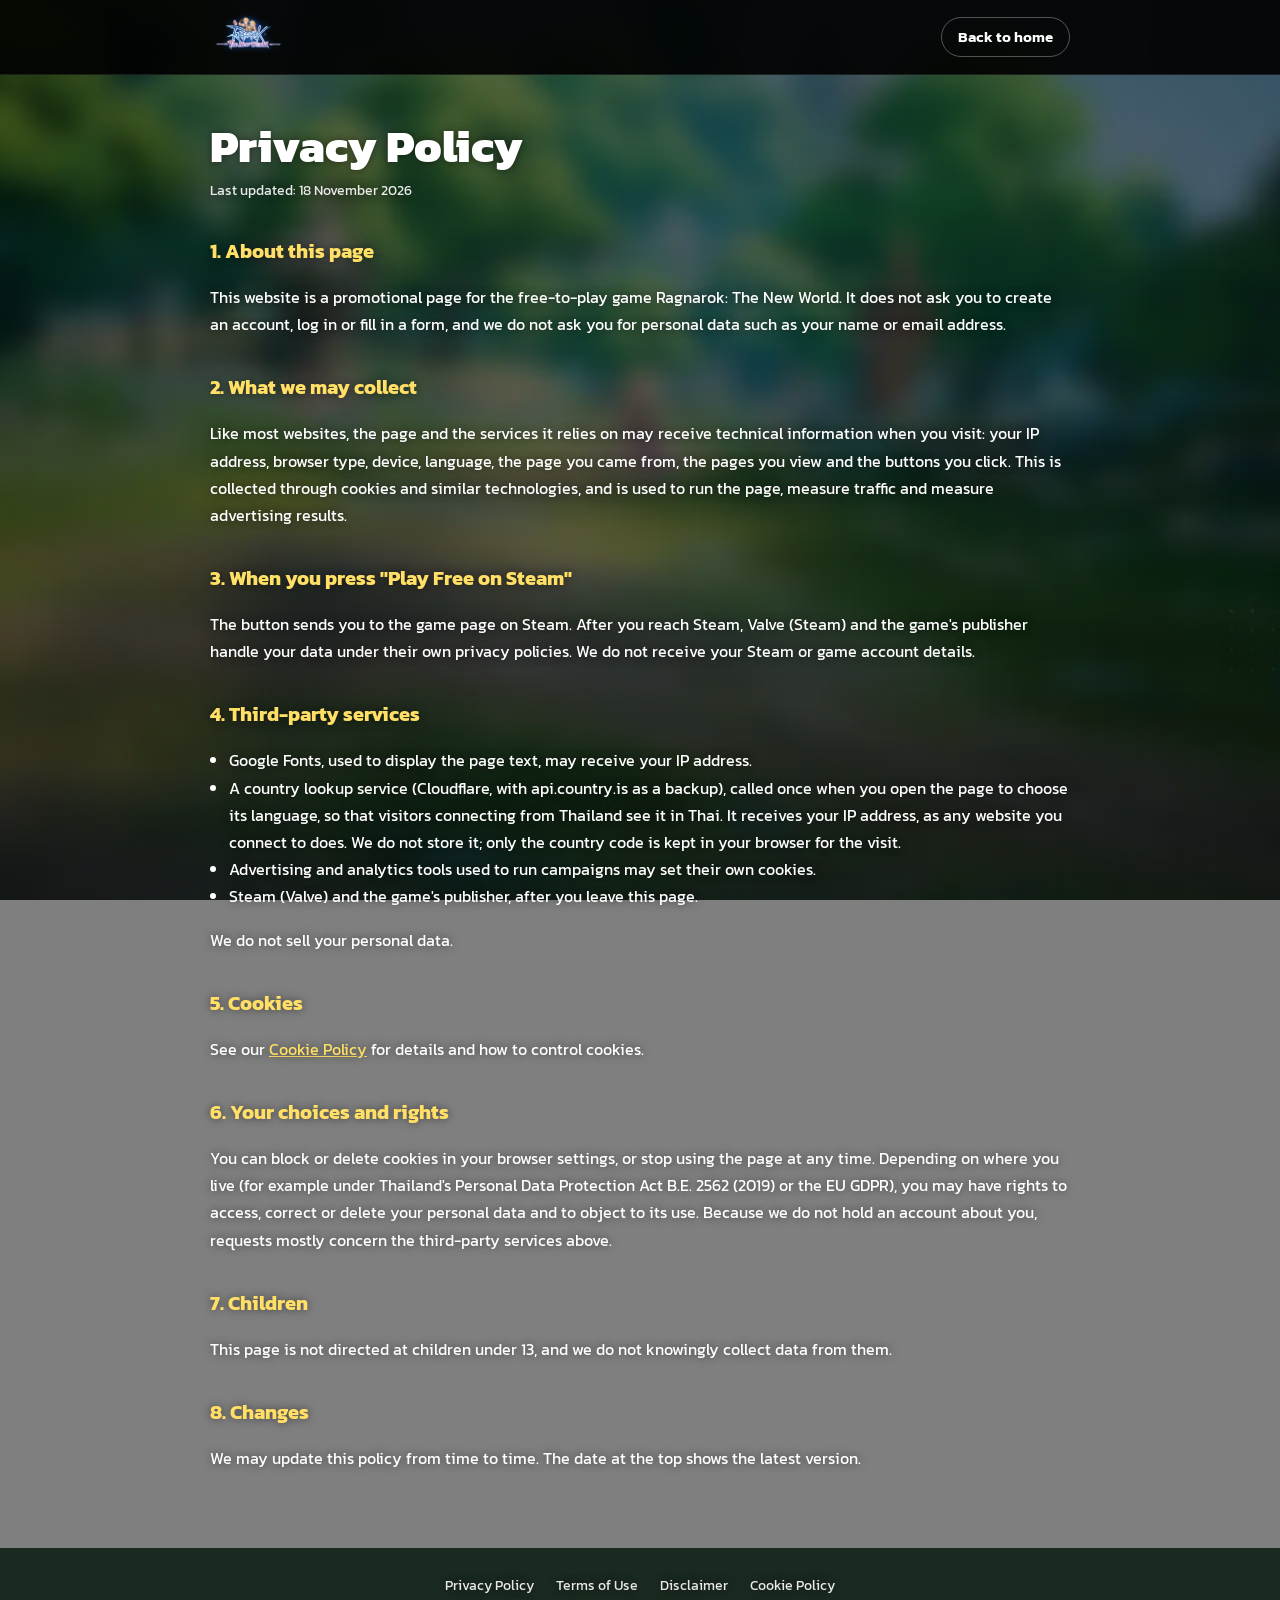
<file: privacy.html>
<!doctype html>
<html lang="en">
<head>
<meta charset="utf-8">
<meta name="viewport" content="width=device-width,initial-scale=1">
<title data-en="Privacy Policy | Ragnarok: The New World" data-th="นโยบายความเป็นส่วนตัว | Ragnarok: The New World">Privacy Policy | Ragnarok: The New World</title>
<meta name="robots" content="noindex,follow">
<link href="https://fonts.googleapis.com/css2?family=Kanit:wght@400;600;800&display=swap" rel="stylesheet">
<link rel="stylesheet" href="legal.css">
<script src="lang.js"></script>
</head>
<body>
<div class="bar"><div class="in"><a href="index.html" data-keep><img src="logo-small.webp" alt="Ragnarok: The New World" width="320" height="190"></a><a class="back" href="index.html" data-keep><span class="en">Back to home</span><span class="th">กลับหน้าแรก</span></a></div></div>

<main class="doc en">
<h1>Privacy Policy</h1>
<p class="upd">Last updated: 18 November 2026</p>

<h2>1. About this page</h2>
<p>This website is a promotional page for the free-to-play game Ragnarok: The New World. It does not ask you to create an account, log in or fill in a form, and we do not ask you for personal data such as your name or email address.</p>

<h2>2. What we may collect</h2>
<p>Like most websites, the page and the services it relies on may receive technical information when you visit: your IP address, browser type, device, language, the page you came from, the pages you view and the buttons you click. This is collected through cookies and similar technologies, and is used to run the page, measure traffic and measure advertising results.</p>

<h2>3. When you press "Play Free on Steam"</h2>
<p>The button sends you to the game page on Steam. After you reach Steam, Valve (Steam) and the game's publisher handle your data under their own privacy policies. We do not receive your Steam or game account details.</p>

<h2>4. Third-party services</h2>
<ul>
<li>Google Fonts, used to display the page text, may receive your IP address.</li>
<li>A country lookup service (Cloudflare, with api.country.is as a backup), called once when you open the page to choose its language, so that visitors connecting from Thailand see it in Thai. It receives your IP address, as any website you connect to does. We do not store it; only the country code is kept in your browser for the visit.</li>
<li>Advertising and analytics tools used to run campaigns may set their own cookies.</li>
<li>Steam (Valve) and the game's publisher, after you leave this page.</li>
</ul>
<p>We do not sell your personal data.</p>

<h2>5. Cookies</h2>
<p>See our <a href="cookies.html" data-keep>Cookie Policy</a> for details and how to control cookies.</p>

<h2>6. Your choices and rights</h2>
<p>You can block or delete cookies in your browser settings, or stop using the page at any time. Depending on where you live (for example under Thailand's Personal Data Protection Act B.E. 2562 (2019) or the EU GDPR), you may have rights to access, correct or delete your personal data and to object to its use. Because we do not hold an account about you, requests mostly concern the third-party services above.</p>

<h2>7. Children</h2>
<p>This page is not directed at children under 13, and we do not knowingly collect data from them.</p>

<h2>8. Changes</h2>
<p>We may update this policy from time to time. The date at the top shows the latest version.</p>
</main>

<main class="doc th">
<h1>นโยบายความเป็นส่วนตัว</h1>
<p class="upd">อัปเดตล่าสุด: 18 พฤศจิกายน 2569</p>

<h2>1. เกี่ยวกับหน้านี้</h2>
<p>เว็บไซต์นี้เป็นหน้าโปรโมตเกม Ragnarok: The New World ซึ่งเล่นฟรี หน้านี้ไม่ให้คุณสร้างบัญชี ล็อกอิน หรือกรอกแบบฟอร์ม และเราไม่ขอข้อมูลส่วนบุคคล เช่น ชื่อหรืออีเมลของคุณ</p>

<h2>2. ข้อมูลที่เราอาจเก็บ</h2>
<p>เช่นเดียวกับเว็บไซต์ทั่วไป หน้านี้และบริการที่เกี่ยวข้องอาจได้รับข้อมูลทางเทคนิคเมื่อคุณเข้าชม ได้แก่ ที่อยู่ IP ประเภทเบราว์เซอร์ อุปกรณ์ ภาษา หน้าเว็บที่คุณมาจาก หน้าที่คุณดู และปุ่มที่คุณกด ข้อมูลนี้เก็บผ่านคุกกี้และเทคโนโลยีใกล้เคียง และใช้เพื่อให้หน้าเว็บทำงาน วัดปริมาณผู้เข้าชม และวัดผลโฆษณา</p>

<h2>3. เมื่อคุณกด "เล่นฟรีบน Steam"</h2>
<p>ปุ่มจะพาคุณไปยังหน้าเกมบน Steam เมื่อคุณถึง Steam แล้ว Valve (Steam) และผู้จัดจำหน่ายเกมจะดูแลข้อมูลของคุณตามนโยบายความเป็นส่วนตัวของตนเอง เราไม่ได้รับรายละเอียดบัญชี Steam หรือบัญชีเกมของคุณ</p>

<h2>4. บริการของบุคคลที่สาม</h2>
<ul>
<li>Google Fonts ที่ใช้แสดงตัวอักษรบนหน้า อาจได้รับที่อยู่ IP ของคุณ</li>
<li>บริการตรวจสอบประเทศ (Cloudflare โดยมี api.country.is เป็นตัวสำรอง) เรียกใช้หนึ่งครั้งเมื่อคุณเปิดหน้า เพื่อเลือกภาษา ผู้ที่เชื่อมต่อจากประเทศไทยจะเห็นหน้าเป็นภาษาไทย บริการนี้ได้รับที่อยู่ IP ของคุณเหมือนเว็บไซต์ทั่วไป เราไม่เก็บข้อมูลนี้ โดยเก็บเฉพาะรหัสประเทศไว้ในเบราว์เซอร์ตลอดการเข้าชม</li>
<li>เครื่องมือโฆษณาและวิเคราะห์ที่ใช้ทำแคมเปญ อาจตั้งคุกกี้ของตนเอง</li>
<li>Steam (Valve) และผู้จัดจำหน่ายเกม หลังจากคุณออกจากหน้านี้</li>
</ul>
<p>เราไม่ขายข้อมูลส่วนบุคคลของคุณ</p>

<h2>5. คุกกี้</h2>
<p>ดูรายละเอียดและวิธีควบคุมคุกกี้ได้ที่ <a href="cookies.html" data-keep>นโยบายคุกกี้</a></p>

<h2>6. ทางเลือกและสิทธิ์ของคุณ</h2>
<p>คุณสามารถบล็อกหรือลบคุกกี้ได้ในการตั้งค่าเบราว์เซอร์ หรือเลิกใช้หน้านี้เมื่อใดก็ได้ ขึ้นอยู่กับที่อยู่ของคุณ (เช่น พ.ร.บ. คุ้มครองข้อมูลส่วนบุคคล พ.ศ. 2562 ของไทย หรือ GDPR ของสหภาพยุโรป) คุณอาจมีสิทธิ์เข้าถึง แก้ไข หรือลบข้อมูลส่วนบุคคล และคัดค้านการใช้ข้อมูล เนื่องจากเราไม่มีบัญชีผู้ใช้ของคุณ คำขอส่วนใหญ่จึงเกี่ยวกับบริการของบุคคลที่สามข้างต้น</p>

<h2>7. เด็ก</h2>
<p>หน้านี้ไม่ได้มุ่งเป้าไปที่เด็กอายุต่ำกว่า 13 ปี และเราไม่เก็บข้อมูลจากเด็กกลุ่มนี้โดยเจตนา</p>

<h2>8. การเปลี่ยนแปลง</h2>
<p>เราอาจปรับปรุงนโยบายนี้เป็นครั้งคราว วันที่ด้านบนแสดงเวอร์ชันล่าสุด</p>
</main>

<div class="foot"><div class="in">
<nav><a href="privacy.html" data-keep><span class="en">Privacy Policy</span><span class="th">นโยบายความเป็นส่วนตัว</span></a><a href="terms.html" data-keep><span class="en">Terms of Use</span><span class="th">ข้อกำหนดการใช้งาน</span></a><a href="disclaimer.html" data-keep><span class="en">Disclaimer</span><span class="th">ข้อจำกัดความรับผิดชอบ</span></a><a href="cookies.html" data-keep><span class="en">Cookie Policy</span><span class="th">นโยบายคุกกี้</span></a></nav>
</div></div>
</body>
</html>
</file>
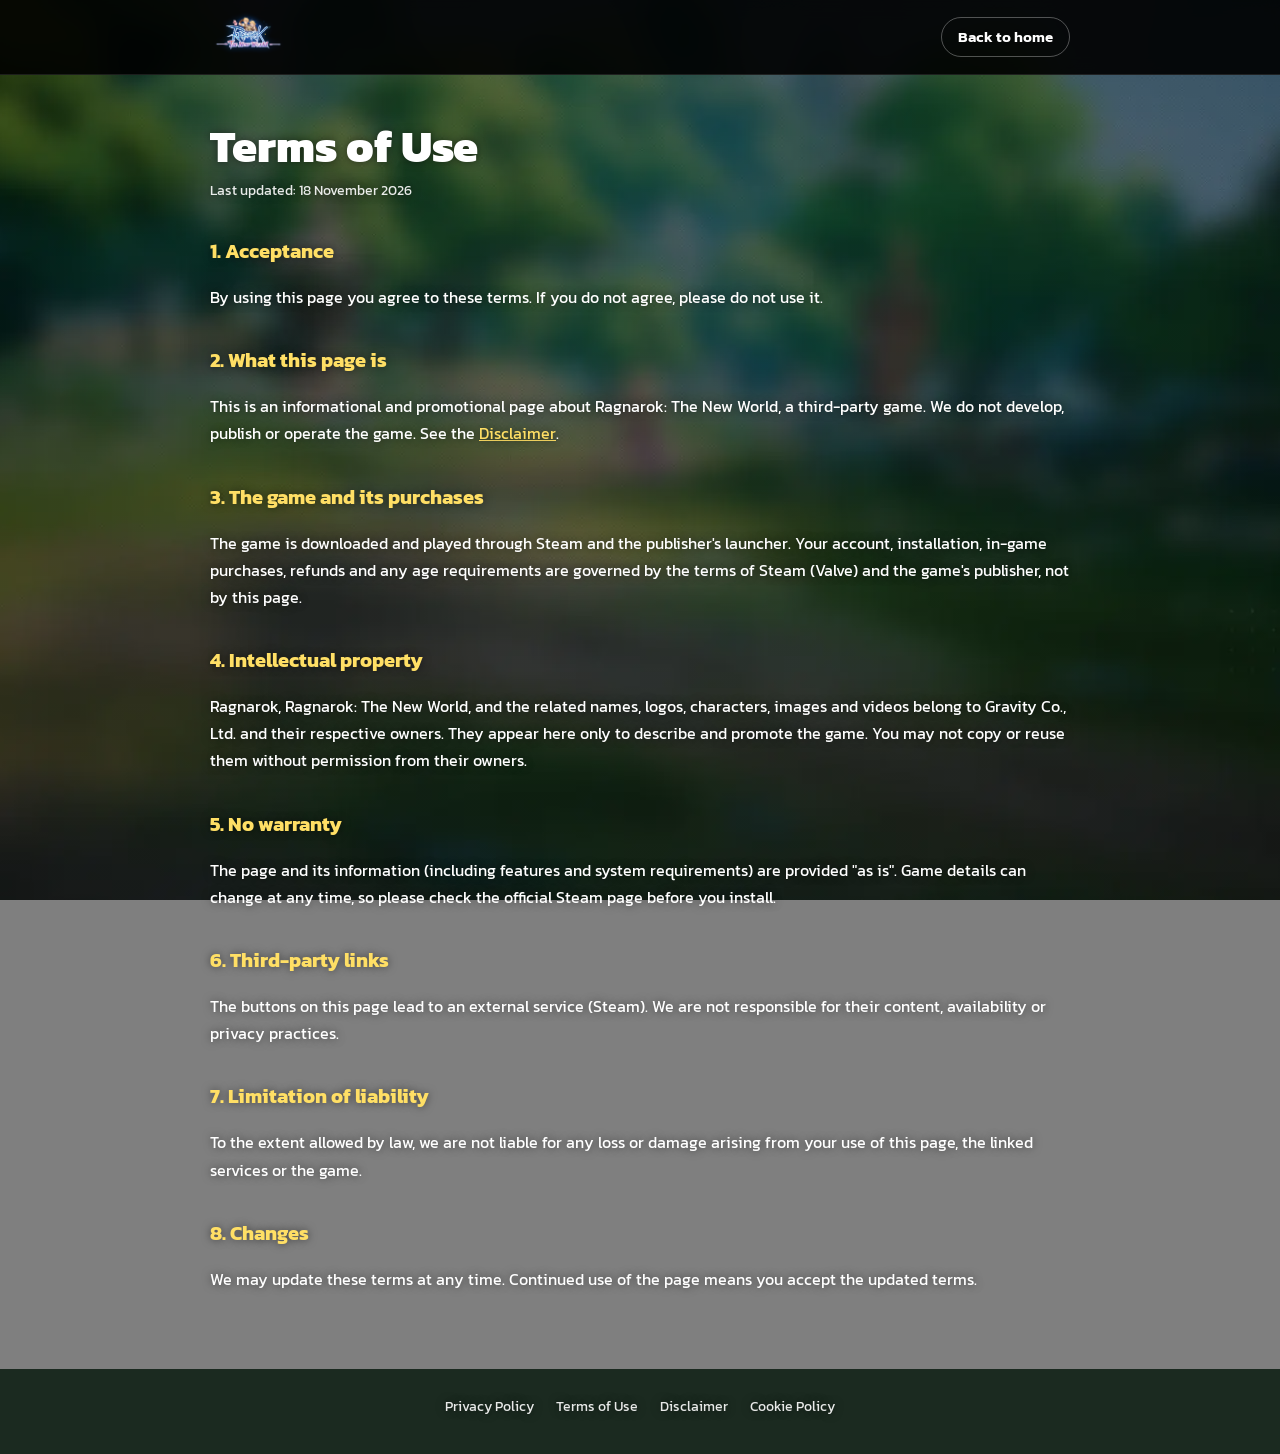
<file: terms.html>
<!doctype html>
<html lang="en">
<head>
<meta charset="utf-8">
<meta name="viewport" content="width=device-width,initial-scale=1">
<title data-en="Terms of Use | Ragnarok: The New World" data-th="ข้อกำหนดการใช้งาน | Ragnarok: The New World">Terms of Use | Ragnarok: The New World</title>
<meta name="robots" content="noindex,follow">
<link href="https://fonts.googleapis.com/css2?family=Kanit:wght@400;600;800&display=swap" rel="stylesheet">
<link rel="stylesheet" href="legal.css">
<script src="lang.js"></script>
</head>
<body>
<div class="bar"><div class="in"><a href="index.html" data-keep><img src="logo-small.webp" alt="Ragnarok: The New World" width="320" height="190"></a><a class="back" href="index.html" data-keep><span class="en">Back to home</span><span class="th">กลับหน้าแรก</span></a></div></div>

<main class="doc en">
<h1>Terms of Use</h1>
<p class="upd">Last updated: 18 November 2026</p>

<h2>1. Acceptance</h2>
<p>By using this page you agree to these terms. If you do not agree, please do not use it.</p>

<h2>2. What this page is</h2>
<p>This is an informational and promotional page about Ragnarok: The New World, a third-party game. We do not develop, publish or operate the game. See the <a href="disclaimer.html" data-keep>Disclaimer</a>.</p>

<h2>3. The game and its purchases</h2>
<p>The game is downloaded and played through Steam and the publisher's launcher. Your account, installation, in-game purchases, refunds and any age requirements are governed by the terms of Steam (Valve) and the game's publisher, not by this page.</p>

<h2>4. Intellectual property</h2>
<p>Ragnarok, Ragnarok: The New World, and the related names, logos, characters, images and videos belong to Gravity Co., Ltd. and their respective owners. They appear here only to describe and promote the game. You may not copy or reuse them without permission from their owners.</p>

<h2>5. No warranty</h2>
<p>The page and its information (including features and system requirements) are provided "as is". Game details can change at any time, so please check the official Steam page before you install.</p>

<h2>6. Third-party links</h2>
<p>The buttons on this page lead to an external service (Steam). We are not responsible for their content, availability or privacy practices.</p>

<h2>7. Limitation of liability</h2>
<p>To the extent allowed by law, we are not liable for any loss or damage arising from your use of this page, the linked services or the game.</p>

<h2>8. Changes</h2>
<p>We may update these terms at any time. Continued use of the page means you accept the updated terms.</p>
</main>

<main class="doc th">
<h1>ข้อกำหนดการใช้งาน</h1>
<p class="upd">อัปเดตล่าสุด: 18 พฤศจิกายน 2569</p>

<h2>1. การยอมรับ</h2>
<p>การใช้หน้านี้ถือว่าคุณยอมรับข้อกำหนดเหล่านี้ หากไม่ยอมรับ โปรดอย่าใช้หน้านี้</p>

<h2>2. หน้านี้คืออะไร</h2>
<p>นี่เป็นหน้าให้ข้อมูลและโปรโมตเกม Ragnarok: The New World ซึ่งเป็นเกมของบุคคลที่สาม เราไม่ได้พัฒนา เผยแพร่ หรือดำเนินการเกมนี้ ดู<a href="disclaimer.html" data-keep>ข้อจำกัดความรับผิดชอบ</a></p>

<h2>3. เกมและการซื้อในเกม</h2>
<p>เกมดาวน์โหลดและเล่นผ่าน Steam และตัวเปิดเกมของผู้จัดจำหน่าย บัญชี การติดตั้ง การซื้อในเกม การคืนเงิน และข้อกำหนดด้านอายุ เป็นไปตามข้อกำหนดของ Steam (Valve) และผู้จัดจำหน่ายเกม ไม่ใช่หน้านี้</p>

<h2>4. ทรัพย์สินทางปัญญา</h2>
<p>Ragnarok, Ragnarok: The New World รวมถึงชื่อ โลโก้ ตัวละคร ภาพ และวิดีโอที่เกี่ยวข้อง เป็นทรัพย์สินของ Gravity Co., Ltd. และเจ้าของที่เกี่ยวข้อง ปรากฏที่นี่เพื่ออธิบายและโปรโมตเกมเท่านั้น ห้ามคัดลอกหรือนำไปใช้ซ้ำโดยไม่ได้รับอนุญาตจากเจ้าของ</p>

<h2>5. ไม่มีการรับประกัน</h2>
<p>หน้านี้และข้อมูลต่าง ๆ (รวมถึงฟีเจอร์และความต้องการของระบบ) ให้ไว้ "ตามสภาพ" รายละเอียดของเกมอาจเปลี่ยนแปลงได้ทุกเมื่อ โปรดตรวจสอบหน้า Steam อย่างเป็นทางการก่อนติดตั้ง</p>

<h2>6. ลิงก์ของบุคคลที่สาม</h2>
<p>ปุ่มบนหน้านี้นำไปสู่บริการภายนอก (Steam) เราไม่รับผิดชอบต่อเนื้อหา ความพร้อมใช้งาน หรือแนวปฏิบัติด้านความเป็นส่วนตัวของบริการเหล่านั้น</p>

<h2>7. ข้อจำกัดความรับผิด</h2>
<p>ภายใต้ขอบเขตที่กฎหมายอนุญาต เราไม่รับผิดชอบต่อความสูญเสียหรือความเสียหายใด ๆ ที่เกิดจากการใช้หน้านี้ บริการที่เชื่อมโยง หรือเกม</p>

<h2>8. การเปลี่ยนแปลง</h2>
<p>เราอาจปรับปรุงข้อกำหนดเหล่านี้ได้ทุกเมื่อ การใช้หน้านี้ต่อไปถือว่าคุณยอมรับข้อกำหนดที่ปรับปรุงแล้ว</p>
</main>

<div class="foot"><div class="in">
<nav><a href="privacy.html" data-keep><span class="en">Privacy Policy</span><span class="th">นโยบายความเป็นส่วนตัว</span></a><a href="terms.html" data-keep><span class="en">Terms of Use</span><span class="th">ข้อกำหนดการใช้งาน</span></a><a href="disclaimer.html" data-keep><span class="en">Disclaimer</span><span class="th">ข้อจำกัดความรับผิดชอบ</span></a><a href="cookies.html" data-keep><span class="en">Cookie Policy</span><span class="th">นโยบายคุกกี้</span></a></nav>
</div></div>
</body>
</html>
</file>
<file: style.css>
:root{
  --navy:#44684f; --navy2:#506759; --ink:#ffffff; --muted:rgba(255,255,255,.9);
  --gold:#ffdf65; --gold2:#f2c94c; --cream:#fff8d9; --pale:#eed67d;
  --radius:22px; --max:1180px;
}
*{box-sizing:border-box}
html{scroll-behavior:smooth;-webkit-text-size-adjust:100%}
body{margin:0;background:var(--navy);color:var(--ink);text-shadow:0 0 8px rgba(0,0,0,.5);font-family:'Nunito','Kanit','Noto Sans Thai',system-ui,-apple-system,'Segoe UI',Roboto,sans-serif;line-height:1.55;overflow-x:hidden}
img{max-width:100%;height:auto;display:block}
a{color:inherit}
.wrap{width:min(var(--max),100% - 32px);margin-inline:auto}
.eyebrow{display:inline-block;font-weight:700;letter-spacing:.16em;text-transform:uppercase;font-size:.78rem;color:#eed67d;margin-bottom:.7rem}
h1,h2,h3{line-height:1.12;margin:0}
h2{font-size:clamp(1.9rem,4.6vw,3.2rem);font-weight:800;letter-spacing:-.01em}
.hl{color:#fff8d9}
.sub{color:var(--muted);font-size:clamp(1rem,2vw,1.18rem);max-width:58ch}
section{position:relative;padding:clamp(56px,8vw,104px) 0}
.head{position:relative;text-align:center;margin-bottom:40px}
.head .sub{margin:.9rem auto 0}

/* CTA */
.cta{display:inline-flex;align-items:center;gap:.7rem;border:0;cursor:pointer;font:inherit;font-weight:700;color:#6b4923;text-decoration:none;
  background:linear-gradient(180deg,#fff8d9 0%,var(--gold) 55%,var(--gold2) 100%);
  padding:1.05rem 2.2rem;border-radius:999px;font-size:clamp(1.05rem,2.4vw,1.3rem);letter-spacing:.02em;
  box-shadow:0 10px 30px rgba(242,193,78,.45),inset 0 2px 0 rgba(255,255,255,.65),inset 0 -4px 0 rgba(160,70,0,.35);
  transition:transform .15s,box-shadow .15s;position:relative;overflow:hidden}
.cta:hover{transform:translateY(-2px) scale(1.03);box-shadow:0 14px 38px rgba(242,193,78,.62),inset 0 2px 0 rgba(255,255,255,.65),inset 0 -4px 0 rgba(160,70,0,.35)}
.cta:active{transform:translateY(1px)}
.cta::after{content:"";position:absolute;inset:0;background:linear-gradient(110deg,transparent 30%,rgba(255,255,255,.55) 50%,transparent 70%);transform:translateX(-120%);animation:shine 3.2s ease-in-out infinite}
@keyframes shine{60%,100%{transform:translateX(120%)}}
.cta svg{width:1.35em;height:1.35em;flex:none}
.cta.sm{padding:.55rem 1.3rem;font-size:.95rem;box-shadow:0 6px 18px rgba(242,193,78,.4),inset 0 2px 0 rgba(255,255,255,.6),inset 0 -3px 0 rgba(160,70,0,.35)}
.cta-note{margin:.8rem 0 0;font-size:.9rem;color:#ffffff;text-shadow:0 1px 8px rgba(0,0,0,.7)}
:focus-visible{outline:3px solid #fffad1;outline-offset:3px}

/* header */
header.top{position:fixed;inset:0 0 auto 0;z-index:50;padding:9px 0;transition:background .25s,backdrop-filter .25s,transform .25s}
header.top.solid{background:rgba(0,0,0,.86);backdrop-filter:blur(10px)}
.top .wrap{display:flex;align-items:center;justify-content:space-between;gap:12px;min-height:50px}
.top .logo,.top .cta{opacity:0;visibility:hidden;pointer-events:none;transition:opacity .3s,visibility .3s}
.top .logo{height:48px;width:auto}
header.top.solid .logo,header.top.solid .cta{opacity:1;visibility:visible;pointer-events:auto}

/* hero */
.hero{min-height:min(100svh,820px);display:flex;align-items:center;padding:84px 0 56px;background:#44684f url(hero-bg.webp) center 78%/cover no-repeat;isolation:isolate;overflow:hidden}
.hero::before{content:"";position:absolute;inset:0;z-index:-1;background:
  radial-gradient(ellipse 62% 70% at 50% 46%,rgba(0,0,0,.55) 0%,rgba(0,0,0,.3) 55%,rgba(0,0,0,0) 100%),
  linear-gradient(180deg,rgba(0,0,0,0) 70%,rgba(0,0,0,.45) 100%)}
.hero-video{position:absolute;inset:0;width:100%;height:100%;object-fit:cover;z-index:-2;background:#44684f}
.hero-grid{display:grid;grid-template-columns:minmax(0,760px);gap:24px;align-items:center;justify-content:center;text-align:center}
.hero h1{text-wrap:balance}
.hero-logo{width:min(230px,52%);margin-bottom:10px;filter:drop-shadow(0 8px 22px rgba(0,0,0,.5));animation:float 3.2s ease-in-out infinite}
@keyframes float{50%{transform:translateY(-8px)}}
.hero .eyebrow{background:rgba(0,0,0,.6);border:1px solid rgba(255,223,101,.55);padding:.28rem .8rem;border-radius:999px;letter-spacing:.1em;margin-bottom:.9rem}
.hero h1{font-size:clamp(2.2rem,5vw,4.3rem);font-weight:800;letter-spacing:-.02em;text-shadow:0 4px 30px rgba(0,0,0,.55)}
.hero h1 .hl{color:#fff}
.hero .sub{margin:1rem 0 1.5rem;color:#ffffff;text-shadow:0 2px 14px rgba(0,0,0,.65)}

/* trust strip */
.strip{background:rgba(0,0,0,.55);border-block:1px solid rgba(255,255,255,.12);padding:0}
.strip .wrap{display:grid;grid-template-columns:repeat(4,1fr);gap:0}
.fact{padding:20px 14px;text-align:center;border-inline-end:1px solid rgba(255,255,255,.1)}
.fact:last-child{border:0}
.fact b{display:block;font-size:clamp(1.15rem,2.4vw,1.6rem);font-weight:800;color:#fff8d9}
.fact span{font-size:.88rem;color:var(--muted)}

/* memory lane */
.memory{background:linear-gradient(rgba(0,0,0,0.4),rgba(0,0,0,0.4)),#44684f;overflow:hidden}
.memory.ready{background:linear-gradient(rgba(0,0,0,0.4),rgba(0,0,0,0.4)),url(bg-feature.webp) center/cover}
.memory::before{content:"";position:absolute;width:620px;height:620px;right:-160px;top:-120px;border-radius:50%;background:radial-gradient(circle,rgba(255,223,101,.16),transparent 65%);pointer-events:none}
.memory-grid{display:grid;grid-template-columns:.85fr 1.15fr;gap:clamp(24px,5vw,64px);align-items:center;position:relative}
.memories{list-style:none;margin:1.6rem 0 0;padding:0;display:grid;gap:10px}
.memories li{display:flex;align-items:center;gap:16px;padding:14px 18px;border-radius:16px;background:rgba(0,0,0,.45);border:1px solid rgba(255,255,255,.12);font-weight:600;font-size:1.05rem}
.memories b{font-size:1.5rem;font-weight:800;color:#eed67d;min-width:2.2ch}
.bridge{margin:1.6rem 0 0;font-size:clamp(1.2rem,2.6vw,1.6rem);font-weight:700;line-height:1.3;color:#fff}
.keyart{margin:0;position:relative}
.keyart::before{content:"";position:absolute;inset:-3px;border-radius:26px;background:var(--gold);box-shadow:0 0 14px rgba(255,223,101,.25);z-index:0}
.keyart img{position:relative;z-index:1;width:100%;aspect-ratio:1000/563;object-fit:cover;object-position:50% 50%;border-radius:24px;box-shadow:0 30px 70px rgba(0,0,0,.55)}
.ribbon-wrap{overflow:hidden;background:var(--navy);position:relative;z-index:4}
.ribbon{overflow:hidden;background:rgba(0,0,0,.5);color:#fff8d9;font-weight:800;letter-spacing:.14em;font-size:clamp(.9rem,2vw,1.15rem);padding:.75rem 0}
.ribbon-track{display:flex;width:max-content;animation:marq 26s linear infinite}
.ribbon-track span{white-space:pre;padding-right:.5ch}
@keyframes marq{to{transform:translateX(-25%)}}

/* classes carousel */
.classes{background:#44684f;overflow:hidden}
.classes.ready{background:url(bg-occupation.webp) center/cover}
.classes::before{content:"";position:absolute;inset:0;background:rgba(0,0,0,.35);pointer-events:none}
.car{position:relative}
.track{display:flex;gap:18px;overflow-x:auto;scroll-snap-type:x mandatory;padding:10px 4px 26px;scrollbar-width:none;-webkit-overflow-scrolling:touch}
.track::-webkit-scrollbar{display:none}
.slide{flex:0 0 clamp(250px,28%,340px);scroll-snap-align:center}
.ccard{height:100%;background:rgba(0,0,0,.45);border:1px solid rgba(255,255,255,.12);border-radius:var(--radius);padding:16px 16px 20px;text-align:center;transition:transform .2s ease-out,translate .25s,scale .25s,border-color .25s,box-shadow .25s}
.ccard:hover{translate:0 -8px;border-color:var(--gold);box-shadow:0 18px 40px rgba(0,0,0,.4)}
.ccard .art{height:270px;display:grid;place-items:center;margin-bottom:8px}
.ccard .art img{height:270px;width:auto;max-width:100%;object-fit:contain;filter:drop-shadow(0 14px 18px rgba(0,0,0,.45))}
.ccard h3{font-size:1.4rem;font-weight:700}
.tag{display:inline-block;margin-top:.35rem;font-size:.78rem;font-weight:600;letter-spacing:.08em;text-transform:uppercase;color:#e0f7ff;background:#274a2199;border:1px solid rgba(255,255,255,.12);padding:.12rem .7rem;border-radius:999px}
.tag.new{background:#ffdf65;border-color:#ffdf65;color:#6b4923;text-shadow:none}
.arrows{display:flex;justify-content:center;gap:12px;align-items:center;margin-top:4px}
.arrow{width:48px;height:48px;border-radius:50%;border:1px solid rgba(255,255,255,.55);background:rgba(0,0,0,.45);color:#fff;font-size:1.4rem;cursor:pointer;transition:background .2s}
.arrow:hover{background:var(--gold);color:#6b4923;text-shadow:none}
.dots{display:flex;gap:7px;margin:0 8px}
.dots button{position:relative;width:9px;height:9px;border-radius:50%;border:0;padding:0;background:rgba(255,255,255,.4);cursor:pointer;transition:.2s}
.dots button::after{content:"";position:absolute;inset:-9px}
.dots button[aria-current="true"]{background:var(--gold);width:24px;border-radius:9px}

/* new world */
.world{background:linear-gradient(rgba(0,0,0,0.45),rgba(0,0,0,0.45)),#44684f}
.world.ready{background:linear-gradient(rgba(0,0,0,0.45),rgba(0,0,0,0.45)),url(bg-news.webp) center/cover}
.world-grid{display:grid;grid-template-columns:repeat(5,1fr);gap:14px}
.wcard{position:relative;border-radius:var(--radius);overflow:hidden;min-height:430px;background:#000 center/cover;display:flex;align-items:flex-end;isolation:isolate}
.wcard::before{content:"";position:absolute;inset:0;background:inherit;z-index:-2;transition:transform .7s}
.wcard:hover{filter:saturate(1.2)}
.wcard::after{content:"";position:absolute;inset:0;z-index:-1;background:linear-gradient(180deg,transparent 40%,rgba(0,0,0,.92))}
.wcard .txt{padding:18px;text-shadow:0 2px 10px rgba(0,0,0,.8)}
.wcard .ttl{height:34px;width:auto;margin-bottom:10px}
.wcard p{margin:0;font-size:.95rem;color:#ffffff}
.wide{margin-top:26px;border-radius:var(--radius);overflow:hidden;border:1px solid rgba(255,255,255,.12);position:relative}
.wide img{width:100%;aspect-ratio:21/9;object-fit:cover}
.wide::after{content:"";position:absolute;inset:0;background:linear-gradient(90deg,rgba(0,0,0,.5),transparent 42%)}
.wide .cap{position:absolute;z-index:2;left:clamp(18px,4vw,48px);bottom:clamp(18px,4vw,44px);font-size:clamp(1.8rem,5vw,3.6rem);font-weight:800;line-height:1.05;text-shadow:0 4px 24px rgba(0,0,0,.7)}

/* what's new */
.new-sec{background:linear-gradient(rgba(0,0,0,0.4),rgba(0,0,0,0.4)),#44684f}
.new-sec.ready{background:linear-gradient(rgba(0,0,0,0.4),rgba(0,0,0,0.4)),url(bg-competition.webp) center/cover}
.split{display:grid;grid-template-columns:1fr 1fr;gap:clamp(20px,5vw,60px);align-items:center}
.druid-frame{background:radial-gradient(circle at 50% 55%,rgba(255,248,217,.28),transparent 62%);padding:8px}
.druid-frame img{width:100%;filter:drop-shadow(0 20px 36px rgba(0,0,0,.5))}
.forms{display:flex;flex-wrap:wrap;gap:8px;margin:1.2rem 0 0}
.forms span{font-weight:600;font-size:.92rem;padding:.4rem 1rem;border-radius:999px;background:#274a2199;color:#e0f7ff;border:1px solid rgba(255,255,255,.12)}
.feat-list{display:grid;grid-template-columns:1fr 1fr;gap:12px;margin-top:24px}
.feat{padding:16px;border-radius:16px;background:rgba(0,0,0,.45);border:1px solid rgba(255,255,255,.12)}
.feat .ic{width:42px;height:42px;border-radius:13px;display:grid;place-items:center;background:var(--gold);color:#6b4923;text-shadow:none;margin-bottom:10px}
.feat .ic svg{width:22px;height:22px}
.feat h3{font-size:1.05rem}
.feat p{margin:.2rem 0 0;color:var(--muted);font-size:.92rem}

/* gameplay */
.play{background:linear-gradient(rgba(0,0,0,0.45),rgba(0,0,0,0.45)),#44684f}
.play.ready{background:linear-gradient(rgba(0,0,0,0.45),rgba(0,0,0,0.45)),url(bg-occupation.webp) center/cover}
.stage{position:relative;border-radius:var(--radius);overflow:hidden;border:1px solid rgba(255,255,255,.2);box-shadow:0 24px 60px rgba(0,0,0,.5);background:#000}
.stage .shots{display:flex;overflow-x:auto;scroll-snap-type:x mandatory;scrollbar-width:none}
.stage .shots::-webkit-scrollbar{display:none}
.stage .shots img{flex:0 0 100%;scroll-snap-align:center;aspect-ratio:16/9;object-fit:cover}
.stage .arrow{position:absolute;top:50%;translate:0 -50%;backdrop-filter:blur(8px)}
.stage .prev{left:12px}.stage .next{right:12px}
.thumbs{display:flex;gap:10px;overflow-x:auto;padding:14px 2px 4px;scrollbar-width:none}
.thumbs::-webkit-scrollbar{display:none}
.thumbs button{flex:0 0 clamp(90px,14vw,150px);padding:0;border:2px solid transparent;border-radius:10px;overflow:hidden;cursor:pointer;opacity:.55;background:none;transition:.2s}
.thumbs button[aria-current="true"]{border-color:var(--gold);opacity:1}
.thumbs img{aspect-ratio:16/9;object-fit:cover;width:100%}

/* steps */
.steps{background:linear-gradient(rgba(0,0,0,0.4),rgba(0,0,0,0.4)),#44684f}
.steps.ready{background:linear-gradient(rgba(0,0,0,0.4),rgba(0,0,0,0.4)),url(bg-feature.webp) center/cover}
.steps-grid{display:grid;grid-template-columns:repeat(3,1fr);gap:18px;counter-reset:s}
.step{position:relative;padding:26px 22px 22px;border-radius:var(--radius);background:rgba(0,0,0,.45);border:1px solid rgba(255,255,255,.12)}
.step::before{counter-increment:s;content:counter(s);position:absolute;top:-18px;left:20px;width:40px;height:40px;border-radius:50%;display:grid;place-items:center;font-weight:800;color:#6b4923;text-shadow:none;background:var(--gold);box-shadow:0 6px 16px rgba(0,0,0,.3)}
.step h3{font-size:1.2rem;margin-top:6px}
.step p{margin:.4rem 0 0;color:var(--muted);font-size:.96rem}
.steps .cta-row{text-align:center;margin-top:36px}

/* faq */
.faq{background:linear-gradient(rgba(0,0,0,0.45),rgba(0,0,0,0.45)),#44684f}
.faq.ready{background:linear-gradient(rgba(0,0,0,0.45),rgba(0,0,0,0.45)),url(bg-news.webp) center/cover}
.faq-list{max-width:820px;margin:0 auto;display:grid;gap:10px}
details{border-radius:16px;background:rgba(0,0,0,.45);border:1px solid rgba(255,255,255,.12);overflow:hidden}
summary{cursor:pointer;list-style:none;padding:16px 52px 16px 20px;font-weight:600;font-size:1.05rem;position:relative}
summary::-webkit-details-marker{display:none}
summary::after{content:"+";position:absolute;right:20px;top:50%;translate:0 -50%;font-size:1.5rem;color:var(--gold);transition:.2s}
details[open] summary::after{rotate:45deg}
details p{margin:0;padding:0 20px 18px;color:var(--muted)}

/* final */
.final{text-align:center;background:linear-gradient(180deg,rgba(0,0,0,.35),rgba(0,0,0,.25) 50%,rgba(0,0,0,.5) 100%),#44684f;padding:clamp(70px,12vw,150px) 0}
.final.ready{background:linear-gradient(180deg,rgba(0,0,0,.35),rgba(0,0,0,.25) 50%,rgba(0,0,0,.5) 100%),url(wall1.webp) center/cover}
.final h2{font-size:clamp(2.1rem,6vw,4rem)}
.final .sub{margin:1rem auto 2rem}

footer{background:rgba(0,0,0,.72);padding:30px 0 110px;color:rgba(255,255,255,.55);font-size:.78rem;text-align:center}
footer p{margin:.3rem auto;max-width:80ch}
.flinks{display:flex;flex-wrap:wrap;justify-content:center;gap:6px 22px;margin-bottom:14px}
.flinks a{color:rgba(255,255,255,.9);text-decoration:none;font-size:.88rem;font-weight:500;padding:.2rem 0;border-bottom:1px solid transparent;transition:.2s}
.flinks a:hover{color:#eed67d;border-color:#eed67d}

/* sticky mobile cta */
.sticky{position:fixed;left:0;right:0;bottom:0;z-index:60;padding:10px 16px calc(10px + env(safe-area-inset-bottom));background:linear-gradient(180deg,transparent,rgba(0,0,0,.6) 35%);display:none;justify-content:center;transform:translateY(110%);transition:transform .3s}
.sticky.show{transform:none}
.sticky .cta{width:100%;max-width:520px;justify-content:center}

/* reveal */
.rv{opacity:0;transform:translateY(26px);transition:opacity .5s ease,transform .5s ease}
.rv.in{opacity:1;transform:none}

@media (max-width:1000px){
  .world-grid{grid-template-columns:repeat(2,1fr)}
  .wcard{min-height:320px}
  .wcard:last-child{grid-column:1/-1}
  .steps-grid{grid-template-columns:1fr;gap:30px}
}
@media (max-width:820px){
  .hero{background-image:url(hero-bg-m.webp);background-position:center top;text-align:center;align-items:flex-start;padding-top:80px}
  .hero::before{background:linear-gradient(180deg,rgba(0,0,0,.1) 0%,rgba(0,0,0,.5) 55%,rgba(0,0,0,.55) 100%)}
  .hero-grid{grid-template-columns:1fr}
  .hero-logo{margin-inline:auto}
  .hero .sub{margin-inline:auto}
  .top .logo{height:42px}
  .top .cta{display:none}
  .strip .wrap{grid-template-columns:repeat(2,1fr)}
  .fact:nth-child(2){border-inline-end:0}
  .fact:nth-child(-n+2){border-bottom:1px solid rgba(255,255,255,.1)}
  .split{grid-template-columns:1fr}
  .memory-grid{grid-template-columns:1fr}
  .feat-list{grid-template-columns:1fr}
  .slide{flex-basis:76%}
  .sticky{display:flex}
  .wide img{aspect-ratio:4/3}
}

/* ---- accessibility & stability additions ---- */
html{scrollbar-gutter:stable}
.skip{position:fixed;left:12px;top:-70px;z-index:100;background:var(--gold);color:#6b4923;font-weight:700;padding:.7rem 1.1rem;border-radius:12px;text-decoration:none;transition:top .15s}
.skip:focus{top:12px}
main:focus{outline:none}
.vctl,.pause{display:inline-grid;place-items:center;width:44px;height:44px;border-radius:50%;border:1px solid rgba(255,255,255,.4);background:rgba(0,0,0,.65);color:#fff;font-size:.72rem;letter-spacing:-.05em;cursor:pointer;backdrop-filter:blur(6px);transition:background .2s,color .2s}
.vctl:hover,.pause:hover{background:var(--gold);color:#6b4923;border-color:var(--gold)}
.vctl{position:absolute;right:16px;bottom:52px;z-index:5}
.arrows .pause{margin-inline-start:6px}
.stage-pause{position:absolute;top:12px;right:12px;z-index:3}
.trust{list-style:none;display:flex;flex-wrap:wrap;justify-content:center;gap:8px 24px;margin:1.8rem 0 0;padding:0;color:#ffffff;font-size:.95rem}
.trust li::before{content:"";display:inline-block;width:7px;height:7px;border-radius:50%;background:var(--gold);margin-inline-end:.65rem;vertical-align:middle}

/* ---- image animations: transform / opacity / object-position only ----
   Continuous ones run only while the section is on screen (.vis). */
@keyframes bob{0%,100%{transform:translateY(0)}50%{transform:translateY(-9px)}}
@keyframes kb{from{transform:scale(1)}to{transform:scale(1.14)}}
@keyframes glow{50%{box-shadow:0 0 42px 6px rgba(255,223,101,.5)}}
@keyframes glowbg{50%{background-size:118% 118%}}
@keyframes rise{from{opacity:0;transform:translateY(22px)}to{opacity:1;transform:none}}

/* memory key art: wipe-in, slow zoom out, horizontal parallax, pulsing gold frame */
.keyart img{clip-path:inset(0 100% 0 0);transform:scale(1.2);object-position:50% 50%;transition:clip-path .7s cubic-bezier(.2,.7,.2,1),transform 1.1s cubic-bezier(.2,.7,.2,1),scale .4s ease-out}
.keyart.in img{clip-path:inset(0 0 0 0);transform:scale(1)}
.memory .rv.in .memories li{animation:rise .5s cubic-bezier(.2,.7,.2,1) both}
.memory .rv.in .memories li:nth-child(2){animation-delay:.07s}
.memory .rv.in .memories li:nth-child(3){animation-delay:.14s}
.memory .rv.in .memories li:nth-child(4){animation-delay:.21s}

/* class cards: the centred card lifts and its characters float */
.slide:not(.is-active) .ccard{opacity:.86}
.slide.is-active .ccard{translate:0 -8px;scale:1.03;border-color:var(--gold);box-shadow:0 20px 44px rgba(0,0,0,.45)}
.vis .slide.is-active .art img{animation:bob 2.2s ease-in-out infinite}

/* world cards: slow zoom on the screenshot, text rises in one after the other */
.vis .wcard::before{animation:kb 8s ease-in-out infinite alternate}
.world-grid.in .wcard .txt{animation:rise .55s cubic-bezier(.2,.7,.2,1) both}
.world-grid.in .wcard:nth-child(2) .txt{animation-delay:.07s}
.world-grid.in .wcard:nth-child(3) .txt{animation-delay:.14s}
.world-grid.in .wcard:nth-child(4) .txt{animation-delay:.21s}
.world-grid.in .wcard:nth-child(5) .txt{animation-delay:.28s}

/* wide banner: zoom-out reveal, vertical parallax, caption slides in */
.wide img{transform:scale(1.18);object-position:calc(50% + var(--mx,0)*5%) calc(50% + var(--p,0)*30% + var(--my,0)*6%);transition:transform 1.1s cubic-bezier(.2,.7,.2,1),scale .4s ease-out}
.wide.in img{transform:scale(1)}
.wide .cap{opacity:0;transform:translateX(-26px);transition:opacity .6s .25s,transform .6s .25s cubic-bezier(.2,.7,.2,1),translate .3s}
.wide.in .cap{opacity:1;transform:none}

/* druid: floats over a breathing glow */
.druid-frame{background-position:center;background-repeat:no-repeat}
.vis .druid-frame{animation:glowbg 3s ease-in-out infinite}
.vis .druid-frame img{animation:bob 2.8s ease-in-out infinite}

/* gameplay: gentle zoom on every screenshot, thumbnails lift on hover */
.thumbs button:hover{transform:translateY(-3px);opacity:1}

/* final logo */
.vis .final > .wrap > img,.final.vis > .wrap > img{animation:bob 3s ease-in-out infinite}

/* ---- audit corrections ---- */
.sr-only{position:absolute;width:1px;height:1px;margin:-1px;padding:0;overflow:hidden;clip:rect(0 0 0 0);white-space:nowrap;border:0}
h2{text-wrap:balance}
.flinks a{display:inline-flex;align-items:center;min-height:44px}
.arrow,.pause,.vctl{flex-shrink:0}
.dots{gap:14px}
.dots button::after{inset:-12px}
.phone-note{display:none;margin:.9rem 0 0;font-size:.92rem;color:#ffffff;text-shadow:0 1px 8px rgba(0,0,0,.7)}
.linkbtn{background:none;border:0;color:#eed67d;font:inherit;font-weight:700;text-decoration:underline;padding:.55rem .2rem;min-height:44px;cursor:pointer}
@media (max-width:820px) and (pointer:coarse){ .phone-note{display:block} }
/* short screens (small laptops, phones in landscape): keep the main button on screen */
@media (max-height:700px){
  .hero{min-height:auto;padding:58px 0 58px}
  .hero-logo{width:min(120px,30%);margin-bottom:4px}
  .hero .eyebrow{margin-bottom:.4rem}
  .hero h1{font-size:clamp(1.8rem,3.2vw,2.6rem)}
  .hero .sub{margin:.5rem 0 .8rem;font-size:.98rem}
  .cta{padding:.85rem 1.8rem}
}
@media (max-height:480px) and (orientation:landscape){
  .hero{padding:60px 0 24px}
  .hero-logo,.hero .eyebrow,.cta-note,.phone-note{display:none}
}

/* on phones the background-video control sits at the top so it never covers the text */
@media (max-width:820px),(max-height:480px){ .vctl{top:12px;bottom:auto;right:12px} }

/* ---- mouse interaction (desktop with a real pointer only; the script sets --mx / --my, -1..1) ---- */
.hero-video{scale:1.05;translate:calc(var(--mx,0)*-14px) calc(var(--my,0)*-9px);transition:translate .3s ease-out}
.hero-logo{translate:calc(var(--mx,0)*8px) calc(var(--my,0)*6px);transition:translate .3s ease-out}
.classes::before{translate:calc(var(--mx,0)*-18px) calc(var(--my,0)*-12px);scale:1.06;transition:translate .3s ease-out}
.memory::before{translate:calc(var(--mx,0)*-24px) calc(var(--my,0)*-16px);transition:translate .3s ease-out}
.final > .wrap > img{translate:calc(var(--mx,0)*10px) calc(var(--my,0)*6px);transition:translate .3s ease-out}
.druid-frame img{translate:calc(var(--mx,0)*14px) calc(var(--my,0)*9px);transition:translate .25s ease-out,scale .3s}
.druid-frame:hover img{scale:1.05}
.keyart:hover img,.wide:hover img{scale:1.05}
.wide:hover .cap{translate:10px 0}
/* no zoom or shift on the big slides: a scaled slide would show the edge of its neighbour */
.stage .shots img{transition:filter .25s ease-out}
.stage:hover .shots img{filter:brightness(1.08) saturate(1.08)}
.memories li{transition:translate .25s,border-color .25s,background .25s}
.memories li:hover{translate:10px 0;border-color:var(--gold)}
.fact{transition:translate .25s}
.fact:hover{translate:0 -4px}
.ccard .art{transition:scale .25s,translate .25s}
.ccard:hover .art{scale:1.08;translate:0 -4px}
.wcard::before{translate:calc(var(--mx,0)*-14px) calc(var(--my,0)*-10px);scale:1.06;transition:translate .25s ease-out}
.wcard .txt{transition:translate .25s}
.wcard:hover .txt{translate:0 -6px}
@media (hover:hover) and (pointer:fine){
  .ccard,.wcard,.feat,.step{transform:perspective(900px) rotateX(calc(var(--my,0)*-6deg)) rotateY(calc(var(--mx,0)*7deg))}
  .wcard,.feat,.step{transition:transform .2s ease-out,translate .25s,box-shadow .25s,border-color .25s}
  .wcard:hover,.feat:hover,.step:hover{box-shadow:0 22px 44px rgba(0,0,0,.4)}
  .feat:hover,.step:hover{translate:0 -6px;border-color:rgba(255,223,101,.7)}
}

/* ---- call-to-action: same look as the official site buttons (cream pill, brown label, small lozenges) ---- */
.cta{color:#6b4923;border:2px solid #ffe89a;background:linear-gradient(180deg,#ffeba2 0%,#fff2c0 52%,#fffadd 100%);box-shadow:0 6px 18px rgba(0,0,0,.28),inset 0 0 0 2px rgba(255,255,255,.55);font-weight:800;padding:1rem 3rem;transition:transform .15s,box-shadow .2s,background .2s}
.cta::before,.cta::after{content:"";position:absolute;top:50%;width:.8em;height:.8em;border:2px solid rgba(214,170,70,.55);background:none;transform:translateY(-50%) rotate(45deg);animation:none;inset:auto}
.cta::before{left:1.05rem}
.cta::after{right:1.05rem;left:auto}
.cta:hover{transform:translateY(-2px) scale(1.03);background:linear-gradient(180deg,#fff2c0 0%,#fff8d9 52%,#fffff0 100%);box-shadow:0 10px 24px rgba(0,0,0,.34),inset 0 0 0 2px rgba(255,255,255,.75)}
.cta.sm{padding:.55rem 1.4rem}
.cta.sm::before,.cta.sm::after{display:none}

/* ---- strict official palette: white text with the soft dark shadow, black translucent panels, forest-green photo backgrounds,
        gold only as bars/buttons and pale gold (#eed67d, #fff8d9, #fffad1) for active states ---- */
.cta,.skip,.cta *{text-shadow:none}

/* ---- buttons: official artwork. The pill is the official Steam button with its logo and label removed;
        its two ends (rim + gold ornaments) are kept and the middle stretches around our own label. ---- */
.cta{height:64px;padding:0;border:solid transparent;border-width:0 77px;border-image:url(btn-pill.webp) 0 160 0 160 fill / 0 77px 0 77px stretch;border-radius:0;background:none;box-shadow:none;color:#6b4923;font-weight:800;font-size:1.2rem;letter-spacing:.02em;justify-content:center;overflow:visible;filter:drop-shadow(0 6px 8px rgba(0,0,0,.3));transition:filter .2s,transform .2s}
.cta::before,.cta::after{content:none;display:none}
.cta:hover{transform:translateY(-2px);background:none;box-shadow:none;filter:brightness(1.06) drop-shadow(0 9px 12px rgba(0,0,0,.35))}
.cta:active{transform:translateY(1px)}
.cta.sm{height:40px;padding:0;border-width:0 22px;border-image:url(btn-pill-sm.webp) 0 40 0 40 fill / 0 22px 0 22px stretch;font-size:.95rem}
@media (max-height:700px){ .cta{height:56px;border-width:0 67px;border-image-width:0 67px 0 67px} .cta.sm{height:40px;border-width:0 22px;border-image-width:0 22px 0 22px} }
@media (max-width:420px){ .cta{height:48px;border-width:0 58px;border-image-width:0 58px 0 58px;font-size:.95rem} .cta.sm{height:40px;border-width:0 22px;border-image-width:0 22px 0 22px} }
/* carousel arrows: the official arrow glyphs */
.arrow{width:72px;height:72px;border:0;border-radius:0;background:url(arrow-left.webp) center/contain no-repeat;color:transparent;font-size:0;backdrop-filter:none;text-shadow:none;transition:transform .2s,filter .2s}
.arrow[data-dir="1"]{background-image:url(arrow-right.webp)}
.arrow:hover{background:url(arrow-left.webp) center/contain no-repeat;transform:scale(1.12);filter:brightness(1.2)}
.arrow[data-dir="1"]:hover{background-image:url(arrow-right.webp)}
.arrow span{display:none}
/* pause / play: same cream as the pill */
.pause,.vctl{background:linear-gradient(180deg,#ffeba2,#fffadd);border:2px solid #ffe89a;color:#6b4923;box-shadow:inset 0 0 0 2px rgba(255,255,255,.55),0 4px 10px rgba(0,0,0,.3);backdrop-filter:none;text-shadow:none}
.vctl:hover,.pause:hover{background:linear-gradient(180deg,#fff2c0,#fff8d9);color:#6b4923;border-color:#ffe89a}

.cta span{white-space:nowrap}
@media (max-width:340px){ .cta{height:44px;border-width:0 53px;border-image-width:0 53px 0 53px;font-size:.82rem} .cta.sm{height:40px;border-width:0 22px;border-image-width:0 22px 0 22px} }

/* ---- all text centred ---- */
.hero-logo{margin-inline:auto}
.hero .sub,.hero h1{margin-inline:auto}
.cta-note,.phone-note{text-align:center}
.memory-grid > div:first-child{text-align:center}
.memory .sub,.new-sec .sub{margin-inline:auto}
.memories li{justify-content:center;text-align:center}
.split > div:last-child{text-align:center}
.forms{justify-content:center}
.feat{text-align:center}
.feat .ic{margin-inline:auto}
.step{text-align:center}
.step::before{left:calc(50% - 20px)}
summary{text-align:center;padding-inline:52px}
details p{text-align:center}
.wcard .txt{width:100%;text-align:center}
.wcard .ttl{margin-inline:auto}
.wide .cap{left:0;right:0;text-align:center}
.wide::after{background:linear-gradient(0deg,rgba(0,0,0,.5),transparent 60%)}
.wide:hover .cap{translate:0 -6px}
.trust,.arrows,.dots,.flinks{justify-content:center}

/* ---- keyart column: image + closing line, balanced against the text column ---- */
.memory-right{display:grid;gap:18px;align-content:center}
.memory-right .bridge{margin:0;padding:16px 20px;border-radius:16px;background:rgba(0,0,0,.45);border:1px solid rgba(255,255,255,.12);text-align:center;font-size:clamp(1.1rem,2.2vw,1.4rem)}
@media (min-width:821px){
  .memory-grid{grid-template-columns:.8fr 1.2fr;align-items:center}
  .memories{grid-template-columns:1fr 1fr;gap:12px;margin-top:1.3rem}
  .memories li{flex-direction:column;justify-content:center;gap:2px;padding:14px 12px;min-height:84px;line-height:1.25}
}

/* ---- small images: continuous automatic strip, no buttons ---- */
.thumbs{display:block;overflow:hidden;padding:14px 0 4px;-webkit-mask-image:linear-gradient(90deg,transparent,#000 6%,#000 94%,transparent);mask-image:linear-gradient(90deg,transparent,#000 6%,#000 94%,transparent)}
.strip-track{display:flex;gap:10px;width:max-content}
.strip-track img{flex:0 0 auto;width:clamp(120px,16vw,190px);aspect-ratio:16/9;object-fit:cover;border-radius:10px;border:2px solid rgba(255,255,255,.18);transition:translate .25s,border-color .25s}
.strip-track img:hover{translate:0 -4px;border-color:var(--gold)}
.vis .strip-track{animation:strip 38s linear infinite}
@keyframes strip{to{transform:translateX(calc(-50% - 5px))}}

/* ---- class cards: continuous automatic strip, no buttons ---- */
#classCar{overflow:hidden;-webkit-mask-image:linear-gradient(90deg,transparent,#000 4%,#000 96%,transparent);mask-image:linear-gradient(90deg,transparent,#000 4%,#000 96%,transparent)}
#classCar .track{display:flex;width:max-content;overflow:visible;scroll-snap-type:none;padding:18px 0 26px}
.vis #classCar .track{animation:clsrun 48s linear infinite}
@keyframes clsrun{to{transform:translateX(calc(-50% - 9px))}}
#classCar .slide .ccard,#classCar .slide.is-active .ccard,#classCar .slide:not(.is-active) .ccard{opacity:1}
#classCar .slide{flex:0 0 clamp(230px,22vw,300px);scroll-snap-align:none}
@media (max-width:820px){ #classCar .slide{flex-basis:min(68vw,290px)} }
/* ---- hero text block sits a little lower ---- */
@media (min-width:821px) and (min-height:600px){ .hero{padding:132px 0 28px} }
@media (max-width:820px) and (min-height:600px){ .hero{padding-top:108px} }
/* short screens (laptops): the text block is lowered too, button stays on screen */
@media (max-height:700px) and (min-height:481px){ .hero{padding:104px 0 40px} }
/* ---- hero text block much lower (sits in the lower part of the video) ---- */
@media (min-width:821px) and (min-height:701px){ .hero{align-items:flex-end;padding:132px 0 64px} }
@media (max-width:820px) and (min-height:701px){ .hero{padding-top:210px} }
@media (max-height:700px) and (min-height:481px){ .hero{padding:170px 0 40px} }

/* ---- final section: one clear stack (logo, title, line, button, three facts) ---- */
.final .wrap{display:flex;flex-direction:column;align-items:center;max-width:820px}
.final-logo{width:min(250px,56%);height:auto;margin:0 0 22px}
.final h2{text-wrap:balance;line-height:1.1;margin:0}
.final .sub{max-width:34em;margin:1.1rem auto 2rem;font-size:clamp(1.05rem,2.2vw,1.25rem)}
.final .trust{margin:2.2rem 0 0;padding:1.5rem 0 0;border-top:1px solid rgba(255,255,255,.2);width:min(100%,640px);gap:10px;justify-content:center}
.final .trust li{display:flex;align-items:center;padding:.55rem 1.1rem;border-radius:999px;background:rgba(0,0,0,.45);border:1px solid rgba(255,255,255,.14);font-weight:600;font-size:.95rem;line-height:1.2}
.final .trust li::before{margin-inline-end:.6rem;flex:none}
@media (max-width:560px){ .final .trust{flex-direction:column;align-items:stretch;max-width:320px} .final .trust li{justify-content:center} }
.final.ready{background:radial-gradient(ellipse 60% 62% at 50% 52%,rgba(0,0,0,.55),rgba(0,0,0,0) 100%),linear-gradient(180deg,rgba(0,0,0,.35),rgba(0,0,0,.25) 50%,rgba(0,0,0,.5) 100%),url(wall1.webp) center/cover}

/* ======== MOBILE: nothing overlaps, text never covers the pictures ======== */
@media (max-width:820px){
  /* world cards: picture on top, text underneath in its own panel */
  .world-grid{grid-template-columns:1fr 1fr;gap:12px;align-items:stretch}
  .wcard{display:flex;flex-direction:column;align-items:stretch;min-height:0;background-color:rgba(0,0,0,.5);border:1px solid rgba(255,255,255,.12)}
  .wcard::before{position:relative;inset:auto;display:block;flex:none;width:100%;aspect-ratio:16/10;z-index:0;background-size:cover;background-position:center;background-repeat:no-repeat}
  .wcard::after{display:none}
  .wcard .txt{padding:14px 12px 16px;text-shadow:none;background:rgba(0,0,0,.55);flex:1}
  .wcard .ttl{height:auto;width:min(100%,200px);max-height:30px;object-fit:contain;margin-bottom:8px}
  .wcard p{font-size:.92rem;line-height:1.4}
  .wcard:hover .txt{translate:none}
  /* wide picture: caption below the picture, not on it */
  .wide{display:flex;flex-direction:column;background:rgba(0,0,0,.5)}
  .wide::after{display:none}
  .wide img{aspect-ratio:16/10}
  .wide .cap{position:static;opacity:1;transform:none;left:auto;right:auto;padding:14px 12px 16px;font-size:clamp(1.3rem,6vw,1.8rem);line-height:1.2;text-shadow:none}
  .wide .cap br{display:none}
  .wide .cap{display:flex;flex-wrap:wrap;justify-content:center;gap:0 .4em}
  .wide:hover .cap{translate:none}
  /* big gameplay slider: swipe or auto, the square arrows would hide the picture */
  .stage .arrow{display:none}
  /* slim sticky button, away from the content */
  .sticky{padding:6px 14px calc(8px + env(safe-area-inset-bottom));background:linear-gradient(180deg,transparent,rgba(0,0,0,.45))}
  .sticky .cta{width:auto;min-width:62%;padding:.62rem 1.4rem;font-size:.92rem}
}
@media (max-width:560px){
  .world-grid{grid-template-columns:1fr}
  .wcard:last-child{grid-column:auto}
  .wcard::before{aspect-ratio:16/9}
  .wcard .ttl{max-height:34px}
}

/* mobile hero: only the hook and the button sit on the video (the paragraph stays for screen readers) */
@media (max-width:820px){
  .hero .sub{position:absolute;width:1px;height:1px;margin:-1px;padding:0;overflow:hidden;clip:rect(0 0 0 0);white-space:nowrap;border:0}
  .hero h1{margin-bottom:1.5rem}
}
</file>
<file: legal.css>
:root{--navy:#44684f;--navy2:#506759;--ink:#ffffff;--muted:rgba(255,255,255,.9);--gold:#ffdf65;--gold2:#ff9d2e}
*{box-sizing:border-box}
body{margin:0;background:linear-gradient(rgba(0,0,0,.5),rgba(0,0,0,.5)),url(bg-occupation.webp) center/cover fixed;text-shadow:0 0 8px rgba(0,0,0,.5);min-height:100vh;color:var(--ink);font-family:'Kanit','Noto Sans Thai',system-ui,-apple-system,'Segoe UI',Roboto,sans-serif;line-height:1.7}
a{color:var(--gold)}
.bar{background:rgba(0,0,0,.9);border-bottom:1px solid rgba(255,255,255,.1);padding:10px 0;position:sticky;top:0;backdrop-filter:blur(8px);z-index:5}
.bar .in,.doc,.foot .in{width:min(860px,100% - 32px);margin-inline:auto}
.bar .in{display:flex;justify-content:space-between;align-items:center;gap:12px}
.bar img{height:46px;width:auto}
.bar a.back{color:var(--ink);text-decoration:none;font-weight:600;font-size:.92rem;border:1px solid rgba(255,255,255,.3);padding:.4rem 1rem;border-radius:999px}
.bar a.back:hover{background:var(--gold);color:#2a1600;border-color:var(--gold)}
.doc{padding:46px 0 60px}
.doc h1{font-size:clamp(1.9rem,5vw,2.8rem);font-weight:800;margin:0 0 .3rem;line-height:1.15}
.doc .upd{color:var(--muted);font-size:.9rem;margin:0 0 2rem}
.doc h2{font-size:1.25rem;font-weight:700;margin:2rem 0 .5rem;color:var(--gold)}
.doc p,.doc li{color:#ffffff}
.doc ul{padding-left:1.2rem}
.foot{background:#1b2a20;padding:26px 0;text-align:center;color:rgba(255,255,255,.55);font-size:.85rem}
.foot nav{display:flex;flex-wrap:wrap;justify-content:center;gap:6px 22px;margin-bottom:10px}
.foot a{color:rgba(255,255,255,.9);text-decoration:none}
.foot a:hover{color:var(--gold)}
html[lang="th"] .en{display:none!important}
html[lang="en"] .th{display:none!important}
</file>
